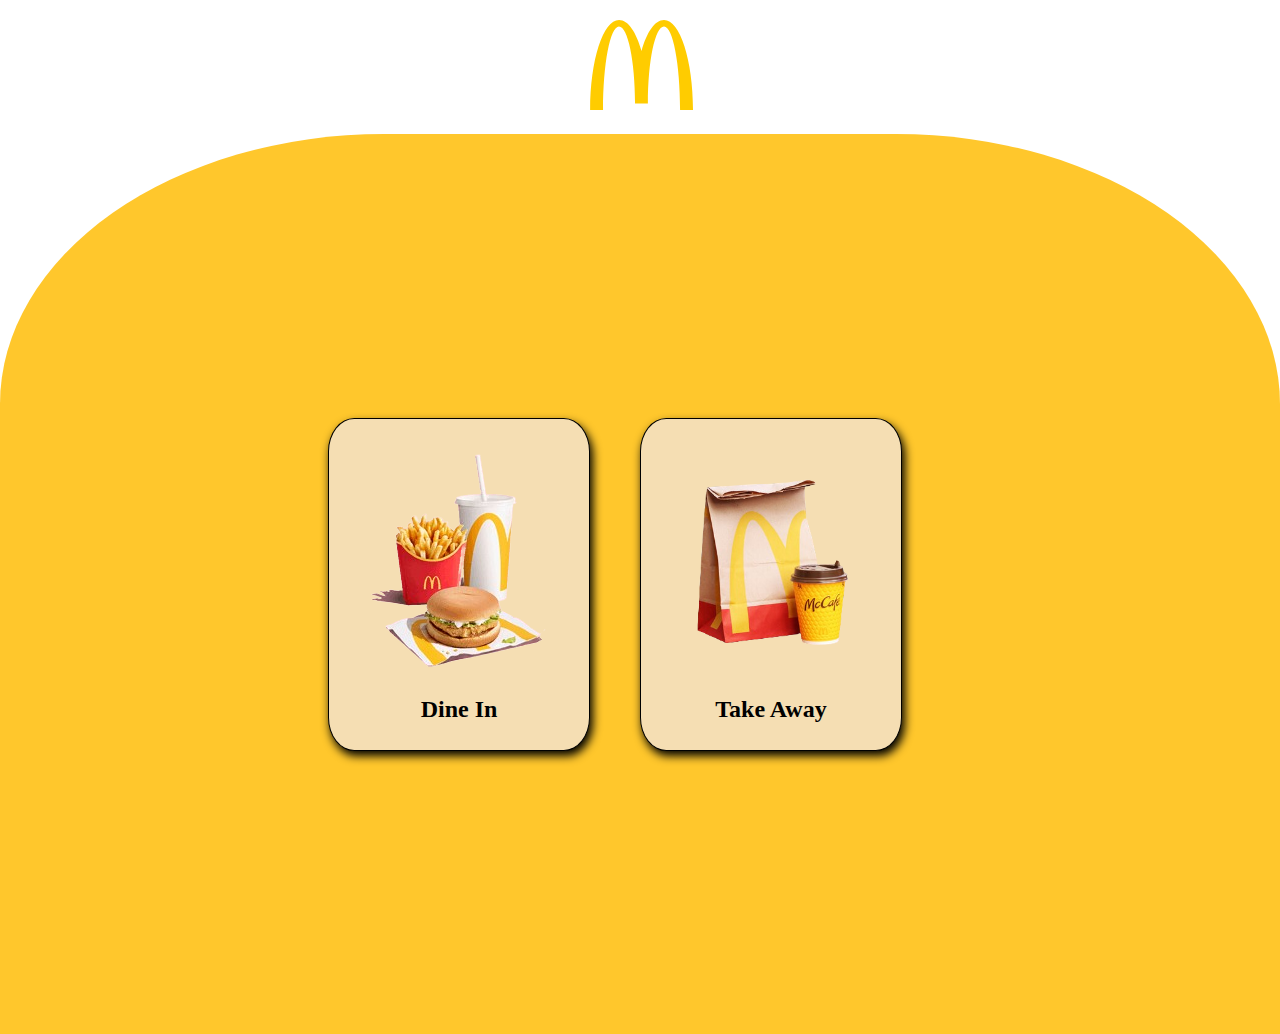
<file: Project/index.html>
<!DOCTYPE html>
<html lang="en">
<head>
    <meta charset="UTF-8">
    <meta name="viewport" content="width=device-width, initial-scale=1.0">
    <title>Mac donalds kiosk</title>
    <link rel="stylesheet" href="style.css">
</head>
<body>
    <div>
        <img src="mcdonalds-logo.svg" alt="logo" id="logo">
    </div>  
    <div class="container" style="background-color:#FFC72C; width: 100%; height: 100vh; border-radius: 30% 30% 0 0;">
        <div class="dinetype">
            <a href="menu.html"><img src="eatin.png" alt="dine in">
                <h2>Dine In</h2></a>
        </div>
        <div class="dinetype">
            <a href="menu.html"><img src="takeout.png" alt="take away" id="takeout">
                <h2>Take Away</h2></a>
        </div>
    </div>
</body>
</html>
</file>
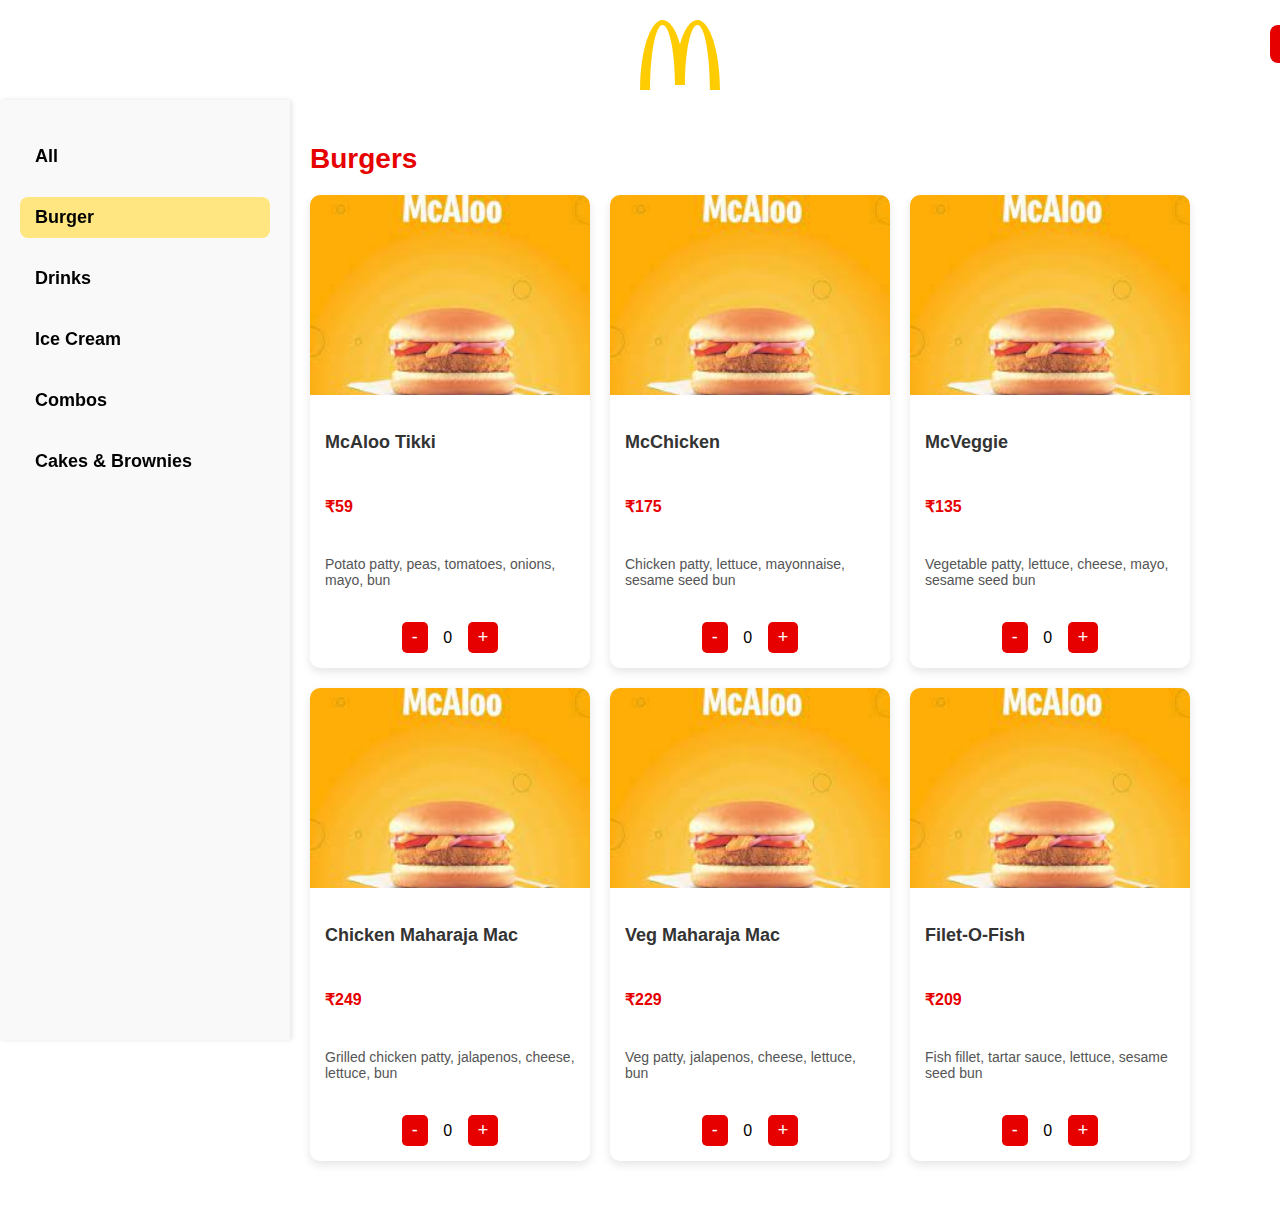
<file: Project/burger.html>
<!DOCTYPE html>
<html lang="en">
<head>
    <meta charset="UTF-8">
    <meta name="viewport" content="width=device-width, initial-scale=1.0">
    <title>McDonald's Menu</title>
    <link rel="stylesheet" href="menu.css">
</head>
<body>
    <div class="main-container">
        <div class="logo">
          <img src="mcdonalds-logo.svg" alt="McDonald's Logo">
          <a href="cart.html" class="cart-button">Cart</a>
        </div>

        <div class="content">
            <div class="sidebar">
                <ul>
                    <li ><a href="menu.html">All</a></li>
                    <li class="active"><a href="burger.html">Burger</a></li>
                    <li ><a href="drinks.html">Drinks</a></li>
                    <li ><a href="icecream.html">Ice Cream</a></li>
                    <li ><a href="combos.html">Combos</a></li>
                    <li ><a href="Cakes.html">Cakes & Brownies</a></li>
                </ul>
            </div>

            <div class="main-content">
                
                <!-- Burgers Section -->
                <div class="section">
                    <h2 class="section-title">Burgers</h2>
                    <div class="container">
                        <!-- McAloo Tikki Burger -->
                        <div class="card">
                            <img src="aloo tiki.jpg" alt="McAloo Tikki">
                            <div class="card-content">
                                <h3>McAloo Tikki</h3>
                                <p class="price">₹59</p>
                                <p>Potato patty, peas, tomatoes, onions, mayo, bun</p>
                                <div class="quantity-controls">
                                    <button class="decrease">-</button>
                                    <span class="quantity">0</span>
                                    <button class="increase">+</button>
                                </div>
                            </div>
                        </div>

                        <!-- McChicken Burger -->
                        <div class="card">
                            <img src="aloo tiki.jpg" alt="McChicken">
                            <div class="card-content">
                                <h3>McChicken</h3>
                                <p class="price">₹175</p>
                                <p>Chicken patty, lettuce, mayonnaise, sesame seed bun</p>
                                <div class="quantity-controls">
                                    <button class="decrease">-</button>
                                    <span class="quantity">0</span>
                                    <button class="increase">+</button>
                                </div>
                            </div>
                        </div>

                        <!-- McVeggie Burger -->
                        <div class="card">
                            <img src="aloo tiki.jpg" alt="McVeggie">
                            <div class="card-content">
                                <h3>McVeggie</h3>
                                <p class="price">₹135</p>
                                <p>Vegetable patty, lettuce, cheese, mayo, sesame seed bun</p>
                                <div class="quantity-controls">
                                    <button class="decrease">-</button>
                                    <span class="quantity">0</span>
                                    <button class="increase">+</button>
                                </div>
                            </div>
                        </div>

                        <!-- Chicken Maharaja Mac -->
                        <div class="card">
                            <img src="aloo tiki.jpg" alt="Chicken Maharaja Mac">
                            <div class="card-content">
                                <h3>Chicken Maharaja Mac</h3>
                                <p class="price">₹249</p>
                                <p>Grilled chicken patty, jalapenos, cheese, lettuce, bun</p>
                                <div class="quantity-controls">
                                    <button class="decrease">-</button>
                                    <span class="quantity">0</span>
                                    <button class="increase">+</button>
                                </div>
                            </div>
                        </div>

                        <!-- Veg Maharaja Mac -->
                        <div class="card">
                            <img src="aloo tiki.jpg" alt="Veg Maharaja Mac">
                            <div class="card-content">
                                <h3>Veg Maharaja Mac</h3>
                                <p class="price">₹229</p>
                                <p>Veg patty, jalapenos, cheese, lettuce, bun</p>
                                <div class="quantity-controls">
                                    <button class="decrease">-</button>
                                    <span class="quantity">0</span>
                                    <button class="increase">+</button>
                                </div>
                            </div>
                        </div>

                        <!-- Filet-O-Fish -->
                        <div class="card">
                            <img src="aloo tiki.jpg" alt="Filet-O-Fish">
                            <div class="card-content">
                                <h3>Filet-O-Fish</h3>
                                <p class="price">₹209</p>
                                <p>Fish fillet, tartar sauce, lettuce, sesame seed bun</p>
                                <div class="quantity-controls">
                                    <button class="decrease">-</button>
                                    <span class="quantity">0</span>
                                    <button class="increase">+</button>
                                </div>
                            </div>
                        </div>
                    </div>
                </div>
            </div>
        </div>
    </div>
    <script src="script.js"></script>
</body>
</html>
</file>
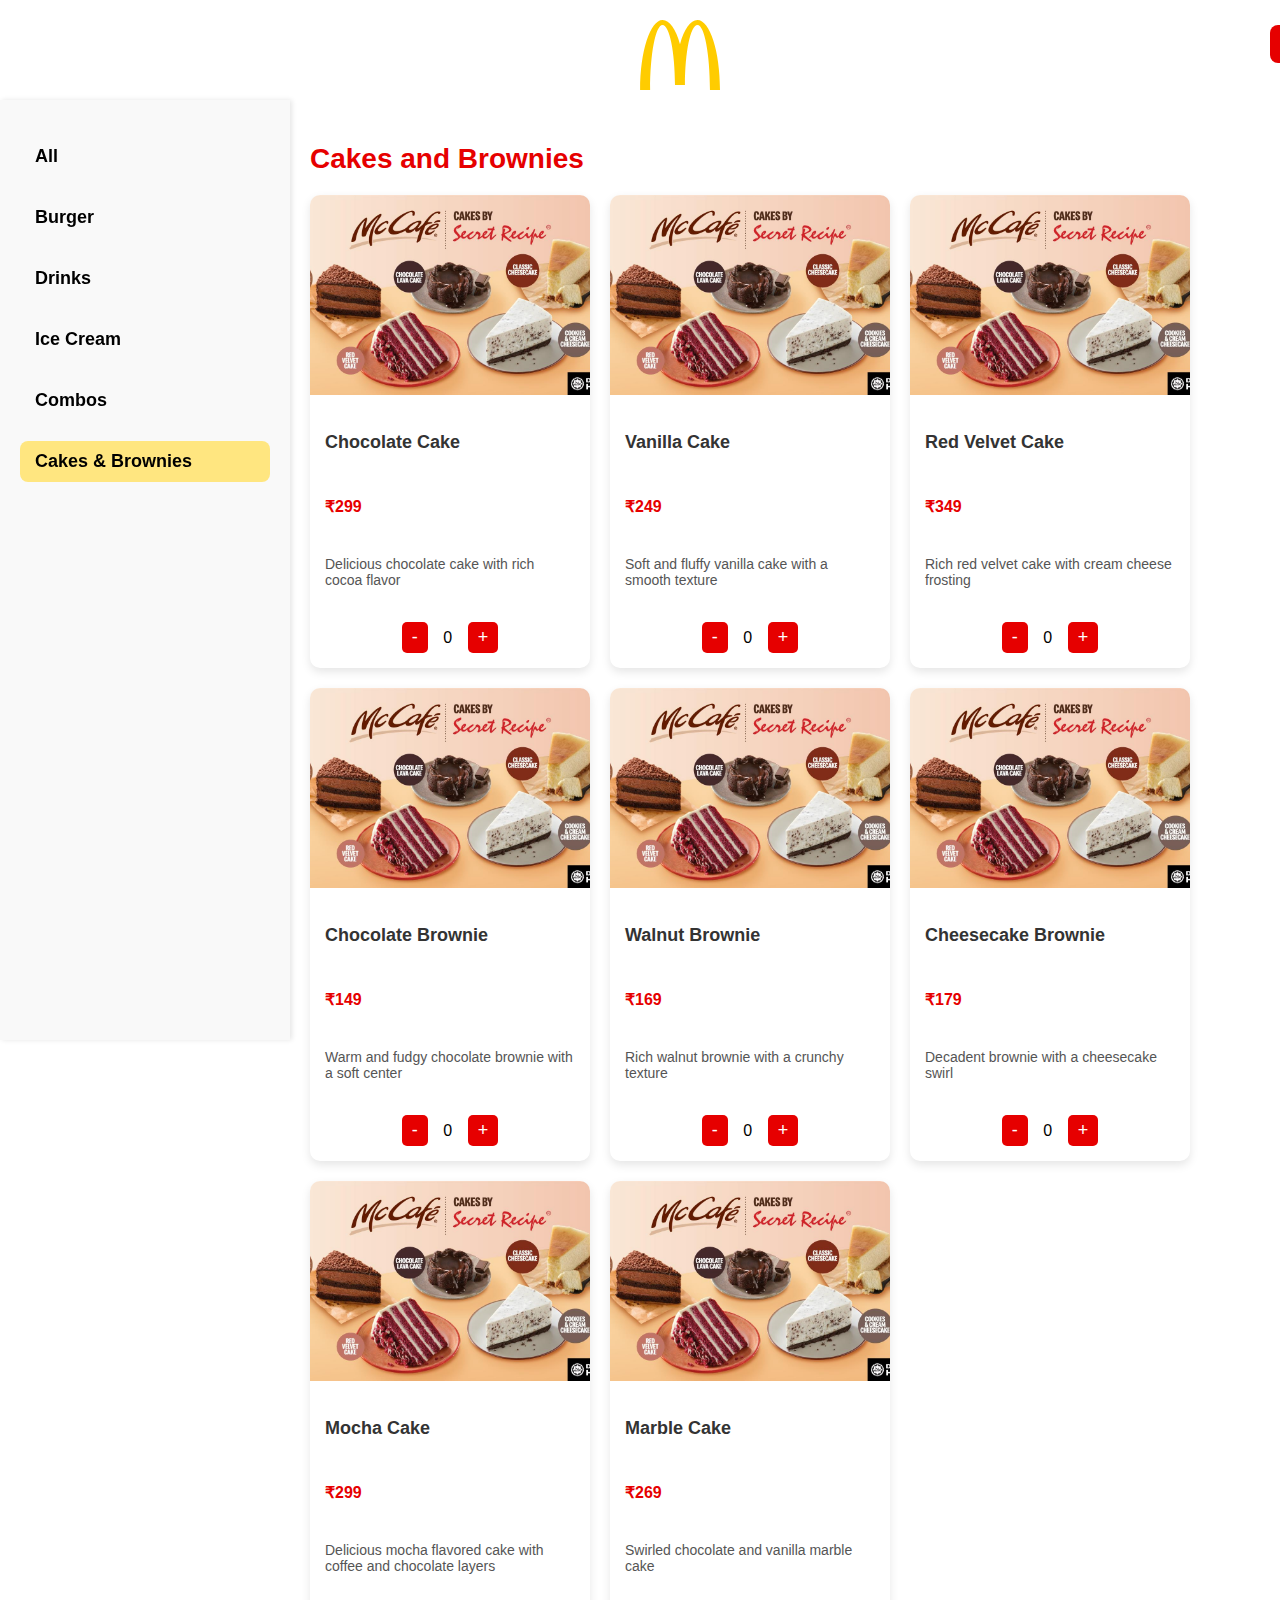
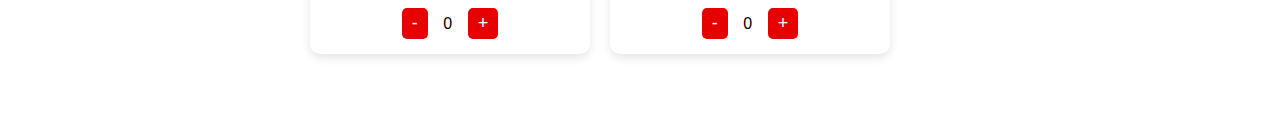
<file: Project/Cakes.html>
<!DOCTYPE html>
<html lang="en">
<head>
    <meta charset="UTF-8">
    <meta name="viewport" content="width=device-width, initial-scale=1.0">
    <title>McDonald's Menu</title>
    <link rel="stylesheet" href="menu.css">
</head>
<body>
    <div class="main-container">
        <header>
            <div class="logo">
                <img src="mcdonalds-logo.svg" alt="McDonald's Logo">
                <a href="cart.html" class="cart-button">Cart</a>
            </div>
        </header> 

        <div class="content">
            <div class="sidebar">
                <ul>
                    <li ><a href="menu.html">All</a></li>
                    <li ><a href="burger.html">Burger</a></li>
                    <li ><a href="drinks.html">Drinks</a></li>
                    <li ><a href="icecream.html">Ice Cream</a></li>
                    <li ><a href="combos.html">Combos</a></li>
                    <li class="active"><a href="Cakes.html">Cakes & Brownies</a></li>
                </ul>
            </div>

            <div class="main-content">
                
                <div class="section">
                    <h2 class="section-title">Cakes and Brownies</h2>
                    <div class="container">
                        <!-- Chocolate Cake -->
                        <div class="card">
                            <img src="cakes.jpg" alt="Chocolate Cake">
                            <div class="card-content">
                                <h3>Chocolate Cake</h3>
                                <p class="price">₹299</p>
                                <p>Delicious chocolate cake with rich cocoa flavor</p>
                                <div class="quantity-controls">
                                    <button class="decrease">-</button>
                                    <span class="quantity">0</span>
                                    <button class="increase">+</button>
                                </div>
                            </div>
                        </div>
                
                        <!-- Vanilla Cake -->
                        <div class="card">
                            <img src="cakes.jpg" alt="Vanilla Cake">
                            <div class="card-content">
                                <h3>Vanilla Cake</h3>
                                <p class="price">₹249</p>
                                <p>Soft and fluffy vanilla cake with a smooth texture</p>
                                <div class="quantity-controls">
                                    <button class="decrease">-</button>
                                    <span class="quantity">0</span>
                                    <button class="increase">+</button>
                                </div>
                            </div>
                        </div>
                
                        <!-- Red Velvet Cake -->
                        <div class="card">
                            <img src="cakes.jpg" alt="Red Velvet Cake">
                            <div class="card-content">
                                <h3>Red Velvet Cake</h3>
                                <p class="price">₹349</p>
                                <p>Rich red velvet cake with cream cheese frosting</p>
                                <div class="quantity-controls">
                                    <button class="decrease">-</button>
                                    <span class="quantity">0</span>
                                    <button class="increase">+</button>
                                </div>
                            </div>
                        </div>
                
                        <!-- Chocolate Brownie -->
                        <div class="card">
                            <img src="cakes.jpg" alt="Chocolate Brownie">
                            <div class="card-content">
                                <h3>Chocolate Brownie</h3>
                                <p class="price">₹149</p>
                                <p>Warm and fudgy chocolate brownie with a soft center</p>
                                <div class="quantity-controls">
                                    <button class="decrease">-</button>
                                    <span class="quantity">0</span>
                                    <button class="increase">+</button>
                                </div>
                            </div>
                        </div>
                
                        <!-- Walnut Brownie -->
                        <div class="card">
                            <img src="cakes.jpg" alt="Walnut Brownie">
                            <div class="card-content">
                                <h3>Walnut Brownie</h3>
                                <p class="price">₹169</p>
                                <p>Rich walnut brownie with a crunchy texture</p>
                                <div class="quantity-controls">
                                    <button class="decrease">-</button>
                                    <span class="quantity">0</span>
                                    <button class="increase">+</button>
                                </div>
                            </div>
                        </div>
                
                        <!-- Cheesecake Brownie -->
                        <div class="card">
                            <img src="cakes.jpg" alt="Cheesecake Brownie">
                            <div class="card-content">
                                <h3>Cheesecake Brownie</h3>
                                <p class="price">₹179</p>
                                <p>Decadent brownie with a cheesecake swirl</p>
                                <div class="quantity-controls">
                                    <button class="decrease">-</button>
                                    <span class="quantity">0</span>
                                    <button class="increase">+</button>
                                </div>
                            </div>
                        </div>
                
                        <!-- Mocha Cake -->
                        <div class="card">
                            <img src="cakes.jpg" alt="Mocha Cake">
                            <div class="card-content">
                                <h3>Mocha Cake</h3>
                                <p class="price">₹299</p>
                                <p>Delicious mocha flavored cake with coffee and chocolate layers</p>
                                <div class="quantity-controls">
                                    <button class="decrease">-</button>
                                    <span class="quantity">0</span>
                                    <button class="increase">+</button>
                                </div>
                            </div>
                        </div>
                
                        <!-- Marble Cake -->
                        <div class="card">
                            <img src="cakes.jpg" alt="Marble Cake">
                            <div class="card-content">
                                <h3>Marble Cake</h3>
                                <p class="price">₹269</p>
                                <p>Swirled chocolate and vanilla marble cake</p>
                                <div class="quantity-controls">
                                    <button class="decrease">-</button>
                                    <span class="quantity">0</span>
                                    <button class="increase">+</button>
                                </div>
                            </div>
                        </div>
                    </div>
                </div>
            </div>
        </div>
    </div>
    <script src="script.js"></script>
</body>
</html>
</file>
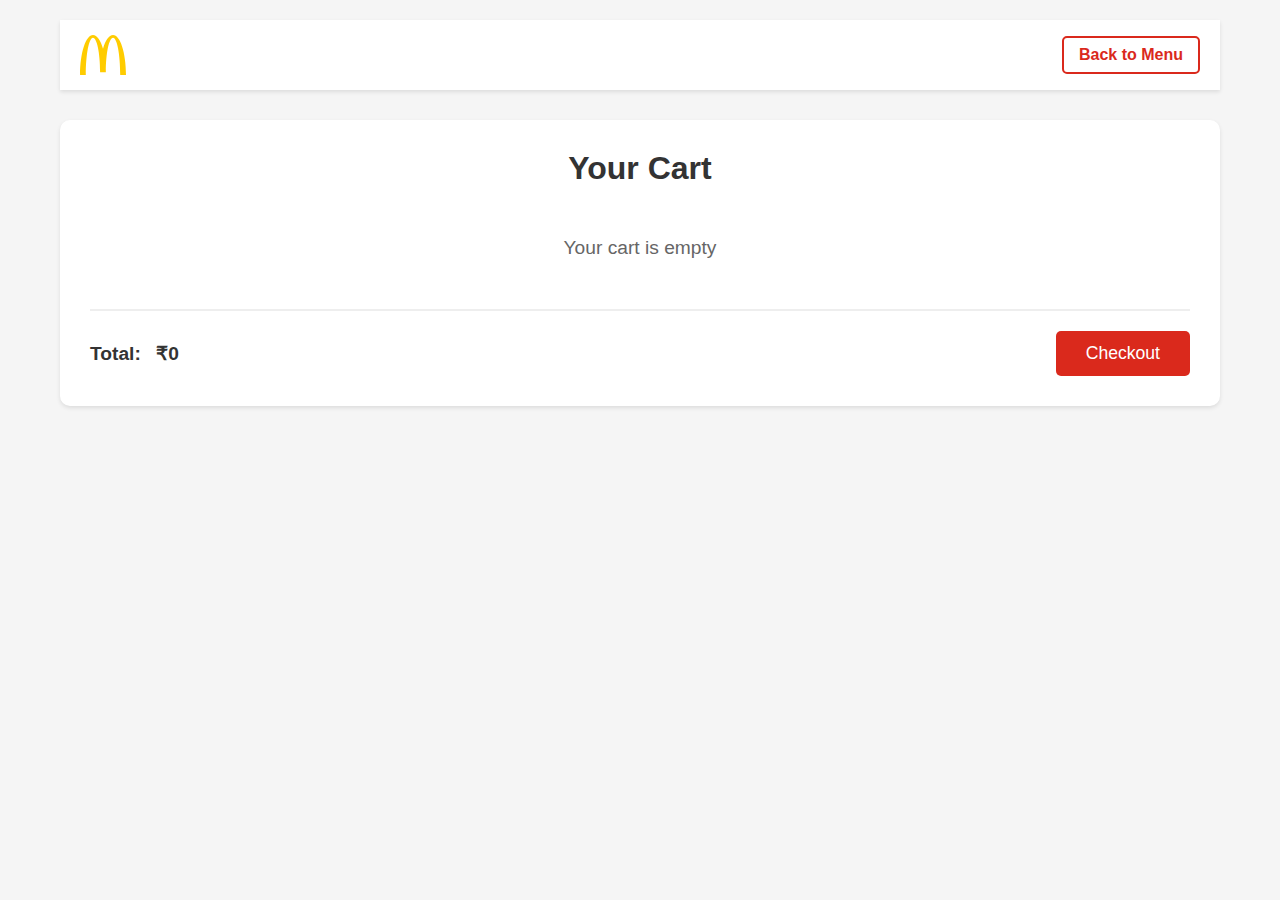
<file: Project/cart.html>
<!DOCTYPE html>
<html lang="en">
<head>
    <meta charset="UTF-8">
    <meta name="viewport" content="width=device-width, initial-scale=1.0">
    <title>McDonald's Cart</title>
    <link rel="stylesheet" href="cart.css">
</head>
<body>
    <div class="main-container">
        <header>
            <div class="logo">
                <img src="mcdonalds-logo.svg" alt="McDonald's Logo">
                <a href="menu.html" class="back-button">Back to Menu</a>
            </div>
        </header>

        <div class="cart-container">
            <h1>Your Cart</h1>
            <div id="cart-items"></div>
            <div class="cart-summary">
                <div class="total">
                    <span>Total:</span>
                    <span id="total-amount">₹0</span>
                </div>
                <button id="checkout-button" class="checkout-button">Checkout</button>
            </div>
        </div>
    </div>

    <script>
        let cart = {};

        let cartString = localStorage.getItem('cart');
        if (cartString) {
            let items = cartString.split(';');
            for (let i = 0; i < items.length; i++) {
                if (items[i]) {
                    let parts = items[i].split('|');
                    let quantity = Number(parts[1]);
                    if (!isNaN(quantity)) {
                        cart[parts[0]] = {
                            quantity: quantity,
                            price: parts[2]
                        };
                    }
                }
            }
        }

        let cartItemsContainer = document.getElementById('cart-items');
        let totalAmountElement = document.getElementById('total-amount');
        let totalAmount = 0;

        let itemCount = 0;
        for (let item in cart) {
            itemCount = itemCount + 1;
        }

        if (itemCount === 0) {
            cartItemsContainer.innerHTML = '<p class="empty-cart">Your cart is empty</p>';
        } else {
            for (let itemName in cart) {
                let item = cart[itemName];
                
                let price = Number(item.price.replace('₹', ''));
                if (isNaN(price)) {
                    price = 0;
                }
                let itemTotal = price * item.quantity;
                totalAmount = totalAmount + itemTotal;

                let itemElement = document.createElement('div');
                itemElement.className = 'cart-item';
                
                itemElement.innerHTML =
                    '<div class="item-details">' +
                        '<h3>' + itemName + '</h3>' +
                        '<p>Price: ' + item.price + '</p>' +
                    '</div>' +
                    '<div class="item-quantity">' +
                        '<span>Quantity: ' + item.quantity + '</span>' +
                    '</div>' +
                    '<div class="item-total">' +
                        '<span>Total: ₹' + itemTotal + '</span>' +
                    '</div>' +
                    '<button onclick="removeItem(\'' + itemName + '\')" class="remove-item">Remove</button>';
                
                cartItemsContainer.appendChild(itemElement);
            }
        }

        totalAmountElement.textContent = '₹' + totalAmount;

        function removeItem(itemName) {
            delete cart[itemName];
            
            let cartString = '';
            for (let name in cart) {
                let quantity = Number(cart[name].quantity);
                if (!isNaN(quantity)) {
                    cartString += name + '|' + quantity + '|' + cart[name].price + ';';
                }
            }
            localStorage.setItem('cart', cartString);
            
            location.reload();
        }

        document.getElementById('checkout-button').onclick = function() {
            if (itemCount === 0) {
                alert('Your cart is empty!');
                return;
            }
            
            alert('Thank you for your order!');
            
            localStorage.removeItem('cart');
            
            window.location.href = 'menu.html';
        };
    </script>
</body>
</html>
</file>
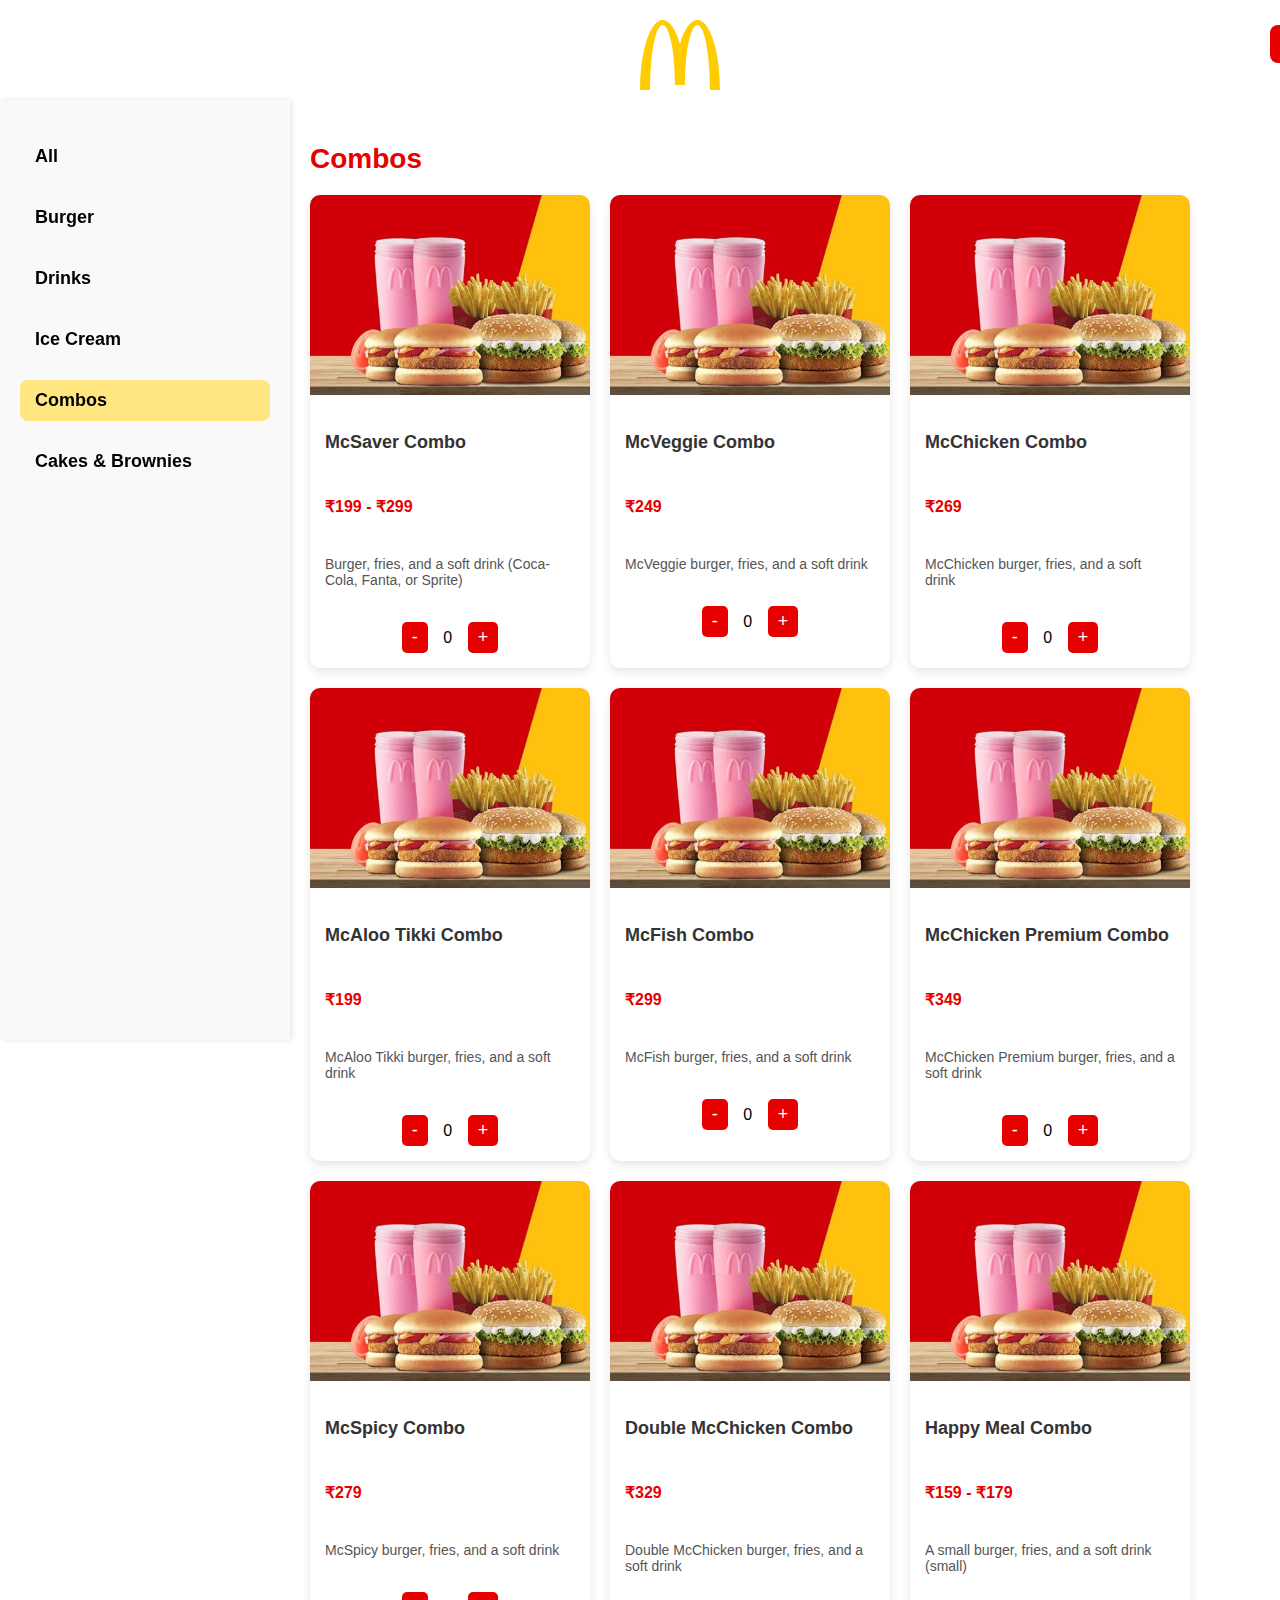
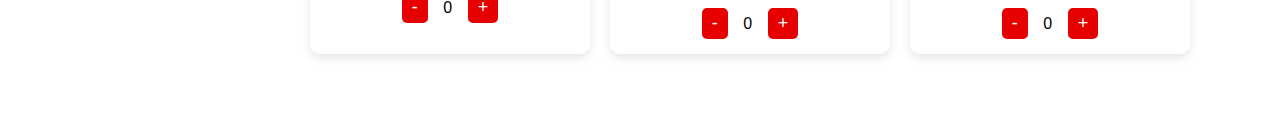
<file: Project/combos.html>
<!DOCTYPE html>
<html lang="en">
<head>
    <meta charset="UTF-8">
    <meta name="viewport" content="width=device-width, initial-scale=1.0">
    <title>McDonald's Menu</title>
    <link rel="stylesheet" href="menu.css">
</head>
<body>
    <div class="main-container">
        <header>
            <div class="logo">
                <img src="mcdonalds-logo.svg" alt="McDonald's Logo">
                <a href="cart.html" class="cart-button">Cart</a>
            </div>
        </header> 

        <div class="content">
            <div class="sidebar">
                <ul>
                    <li ><a href="menu.html">All</a></li>
                    <li ><a href="burger.html">Burger</a></li>
                    <li ><a href="drinks.html">Drinks</a></li>
                    <li ><a href="icecream.html">Ice Cream</a></li>
                    <li class="active"><a href="combos.html">Combos</a></li>
                    <li ><a href="Cakes.html">Cakes & Brownies</a></li>
                </ul>
            </div>

            <div class="main-content">
                <div class="section">
                    <h2 class="section-title">Combos</h2>
                    <div class="container">
                        <!-- McSaver Combo -->
                        <div class="card">
                            <img src="combo.jpg" alt="McSaver Combo">
                            <div class="card-content">
                                <h3>McSaver Combo</h3>
                                <p class="price">₹199 - ₹299</p>
                                <p>Burger, fries, and a soft drink (Coca-Cola, Fanta, or Sprite)</p>
                                <div class="quantity-controls">
                                    <button class="decrease">-</button>
                                    <span class="quantity">0</span>
                                    <button class="increase">+</button>
                                </div>
                            </div>
                        </div>
                
                        <!-- McVeggie Combo -->
                        <div class="card">
                            <img src="combo.jpg" alt="McVeggie Combo">
                            <div class="card-content">
                                <h3>McVeggie Combo</h3>
                                <p class="price">₹249</p>
                                <p>McVeggie burger, fries, and a soft drink</p>
                                <div class="quantity-controls">
                                    <button class="decrease">-</button>
                                    <span class="quantity">0</span>
                                    <button class="increase">+</button>
                                </div>
                            </div>
                        </div>
                
                        <!-- McChicken Combo -->
                        <div class="card">
                            <img src="combo.jpg" alt="McChicken Combo">
                            <div class="card-content">
                                <h3>McChicken Combo</h3>
                                <p class="price">₹269</p>
                                <p>McChicken burger, fries, and a soft drink</p>
                                <div class="quantity-controls">
                                    <button class="decrease">-</button>
                                    <span class="quantity">0</span>
                                    <button class="increase">+</button>
                                </div>
                            </div>
                        </div>
                
                        <!-- McAloo Tikki Combo -->
                        <div class="card">
                            <img src="combo.jpg" alt="McAloo Tikki Combo">
                            <div class="card-content">
                                <h3>McAloo Tikki Combo</h3>
                                <p class="price">₹199</p>
                                <p>McAloo Tikki burger, fries, and a soft drink</p>
                                <div class="quantity-controls">
                                    <button class="decrease">-</button>
                                    <span class="quantity">0</span>
                                    <button class="increase">+</button>
                                </div>
                            </div>
                        </div>
                
                        <!-- McFish Combo -->
                        <div class="card">
                            <img src="combo.jpg" alt="McFish Combo">
                            <div class="card-content">
                                <h3>McFish Combo</h3>
                                <p class="price">₹299</p>
                                <p>McFish burger, fries, and a soft drink</p>
                                <div class="quantity-controls">
                                    <button class="decrease">-</button>
                                    <span class="quantity">0</span>
                                    <button class="increase">+</button>
                                </div>
                            </div>
                        </div>
                
                        <!-- McChicken Premium Combo -->
                        <div class="card">
                            <img src="combo.jpg" alt="McChicken Premium Combo">
                            <div class="card-content">
                                <h3>McChicken Premium Combo</h3>
                                <p class="price">₹349</p>
                                <p>McChicken Premium burger, fries, and a soft drink</p>
                                <div class="quantity-controls">
                                    <button class="decrease">-</button>
                                    <span class="quantity">0</span>
                                    <button class="increase">+</button>
                                </div>
                            </div>
                        </div>
                
                        <!-- McSpicy Combo -->
                        <div class="card">
                            <img src="combo.jpg" alt="McSpicy Combo">
                            <div class="card-content">
                                <h3>McSpicy Combo</h3>
                                <p class="price">₹279</p>
                                <p>McSpicy burger, fries, and a soft drink</p>
                                <div class="quantity-controls">
                                    <button class="decrease">-</button>
                                    <span class="quantity">0</span>
                                    <button class="increase">+</button>
                                </div>
                            </div>
                        </div>
                
                        <!-- Double McChicken Combo -->
                        <div class="card">
                            <img src="combo.jpg" alt="Double McChicken Combo">
                            <div class="card-content">
                                <h3>Double McChicken Combo</h3>
                                <p class="price">₹329</p>
                                <p>Double McChicken burger, fries, and a soft drink</p>
                                <div class="quantity-controls">
                                    <button class="decrease">-</button>
                                    <span class="quantity">0</span>
                                    <button class="increase">+</button>
                                </div>
                            </div>
                        </div>
                
                        <!-- Happy Meal Combo -->
                        <div class="card">
                            <img src="combo.jpg" alt="Happy Meal Combo">
                            <div class="card-content">
                                <h3>Happy Meal Combo</h3>
                                <p class="price">₹159 - ₹179</p>
                                <p>A small burger, fries, and a soft drink (small)</p>
                                <div class="quantity-controls">
                                    <button class="decrease">-</button>
                                    <span class="quantity">0</span>
                                    <button class="increase">+</button>
                                </div>
                            </div>
                        </div>
                    </div>
                </div>
            </div>
        </div>
    </div>
    <script src="script.js"></script>
</body>
</html>
</file>
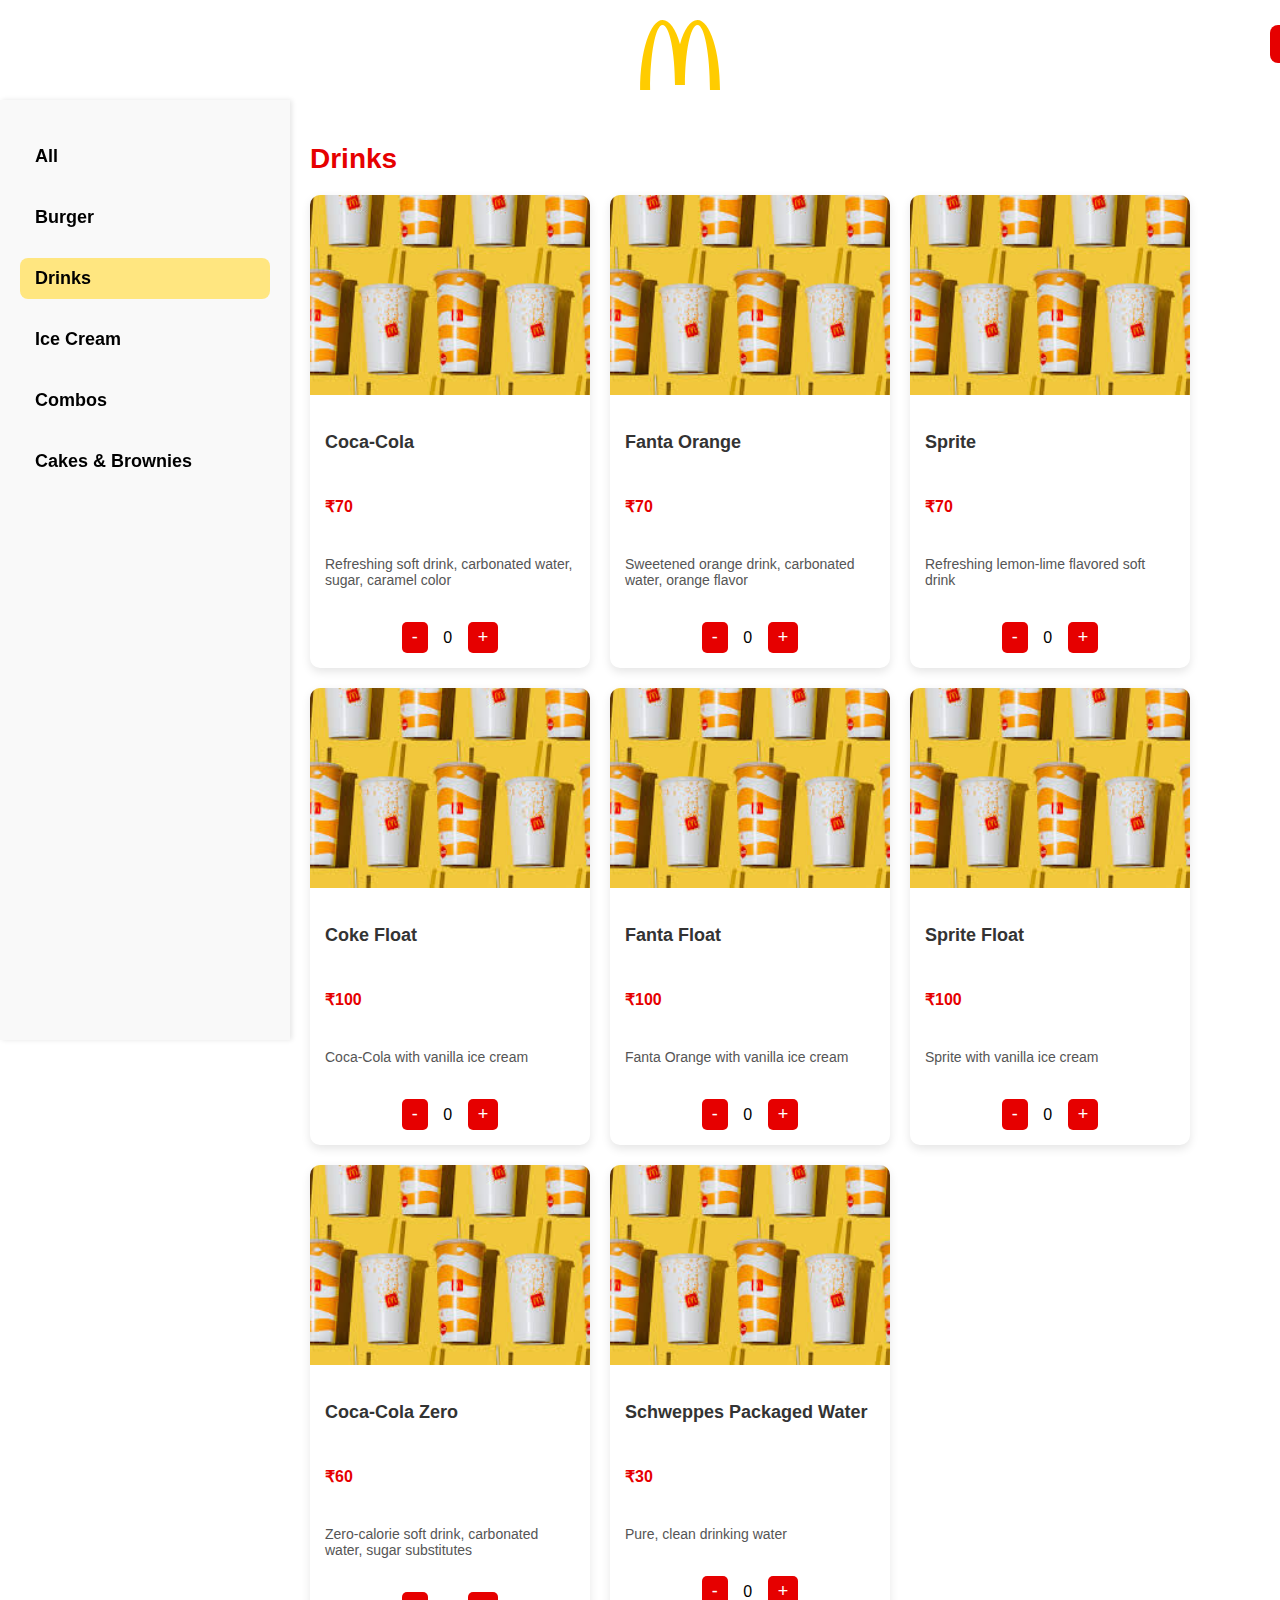
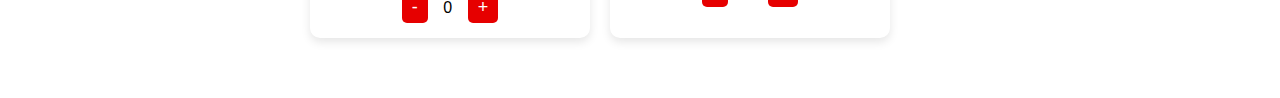
<file: Project/drinks.html>
<!DOCTYPE html>
<html lang="en">
<head>
    <meta charset="UTF-8">
    <meta name="viewport" content="width=device-width, initial-scale=1.0">
    <title>McDonald's Menu</title>
    <link rel="stylesheet" href="menu.css">
</head>
<body>
    <div class="main-container">
        <header>
            <div class="logo">
                <img src="mcdonalds-logo.svg" alt="McDonald's Logo">
                <a href="cart.html" class="cart-button">Cart</a>
            </div>
        </header> 

        <div class="content">
            <div class="sidebar">
                <ul>
                    <li ><a href="menu.html">All</a></li>
                    <li ><a href="burger.html">Burger</a></li>
                    <li class="active"><a href="drinks.html">Drinks</a></li>
                    <li ><a href="icecream.html">Ice Cream</a></li>
                    <li ><a href="combos.html">Combos</a></li>
                    <li ><a href="Cakes.html">Cakes & Brownies</a></li>
                </ul>
            </div>

            <div class="main-content">
                <!-- Drinks Section -->
                <div class="section">
                    <h2 class="section-title">Drinks</h2>
                    <div class="container">
                        <!-- Coca-Cola (One Size) -->
                        <div class="card">
                            <img src="drink.jpg" alt="Coca-Cola">
                            <div class="card-content">
                                <h3>Coca-Cola</h3>
                                <p class="price">₹70</p>
                                <p>Refreshing soft drink, carbonated water, sugar, caramel color</p>
                                <div class="quantity-controls">
                                    <button class="decrease">-</button>
                                    <span class="quantity">0</span>
                                    <button class="increase">+</button>
                                </div>
                            </div>
                        </div>

                        <!-- Fanta Orange (One Size) -->
                        <div class="card">
                            <img src="drink.jpg" alt="Fanta Orange">
                            <div class="card-content">
                                <h3>Fanta Orange</h3>
                                <p class="price">₹70</p>
                                <p>Sweetened orange drink, carbonated water, orange flavor</p>
                                <div class="quantity-controls">
                                    <button class="decrease">-</button>
                                    <span class="quantity">0</span>
                                    <button class="increase">+</button>
                                </div>
                            </div>
                        </div>

                        <!-- Sprite (One Size) -->
                        <div class="card">
                            <img src="drink.jpg" alt="Sprite">
                            <div class="card-content">
                                <h3>Sprite</h3>
                                <p class="price">₹70</p>
                                <p>Refreshing lemon-lime flavored soft drink</p>
                                <div class="quantity-controls">
                                    <button class="decrease">-</button>
                                    <span class="quantity">0</span>
                                    <button class="increase">+</button>
                                </div>
                            </div>
                        </div>

                        <!-- Coke Float -->
                        <div class="card">
                            <img src="drink.jpg" alt="Coke Float">
                            <div class="card-content">
                                <h3>Coke Float</h3>
                                <p class="price">₹100</p>
                                <p>Coca-Cola with vanilla ice cream</p>
                                <div class="quantity-controls">
                                    <button class="decrease">-</button>
                                    <span class="quantity">0</span>
                                    <button class="increase">+</button>
                                </div>
                            </div>
                        </div>

                        <!-- Fanta Float -->
                        <div class="card">
                            <img src="drink.jpg" alt="Fanta Float">
                            <div class="card-content">
                                <h3>Fanta Float</h3>
                                <p class="price">₹100</p>
                                <p>Fanta Orange with vanilla ice cream</p>
                                <div class="quantity-controls">
                                    <button class="decrease">-</button>
                                    <span class="quantity">0</span>
                                    <button class="increase">+</button>
                                </div>
                            </div>
                        </div>

                        <!-- Sprite Float -->
                        <div class="card">
                            <img src="drink.jpg" alt="Sprite Float">
                            <div class="card-content">
                                <h3>Sprite Float</h3>
                                <p class="price">₹100</p>
                                <p>Sprite with vanilla ice cream</p>
                                <div class="quantity-controls">
                                    <button class="decrease">-</button>
                                    <span class="quantity">0</span>
                                    <button class="increase">+</button>
                                </div>
                            </div>
                        </div>

                        <!-- Coca-Cola Zero Can -->
                        <div class="card">
                            <img src="drink.jpg" alt="Coca-Cola Zero">
                            <div class="card-content">
                                <h3>Coca-Cola Zero</h3>
                                <p class="price">₹60</p>
                                <p>Zero-calorie soft drink, carbonated water, sugar substitutes</p>
                                <div class="quantity-controls">
                                    <button class="decrease">-</button>
                                    <span class="quantity">0</span>
                                    <button class="increase">+</button>
                                </div>
                            </div>
                        </div>

                        <!-- Schweppes Packaged Water -->
                        <div class="card">
                            <img src="drink.jpg" alt="Schweppes Packaged Water">
                            <div class="card-content">
                                <h3>Schweppes Packaged Water</h3>
                                <p class="price">₹30</p>
                                <p>Pure, clean drinking water</p>
                                <div class="quantity-controls">
                                    <button class="decrease">-</button>
                                    <span class="quantity">0</span>
                                    <button class="increase">+</button>
                                </div>
                            </div>
                        </div>
                    </div>
                </div>
            </div>
        </div>
    </div>
    <script src="script.js"></script>
</body>
</html>
</file>
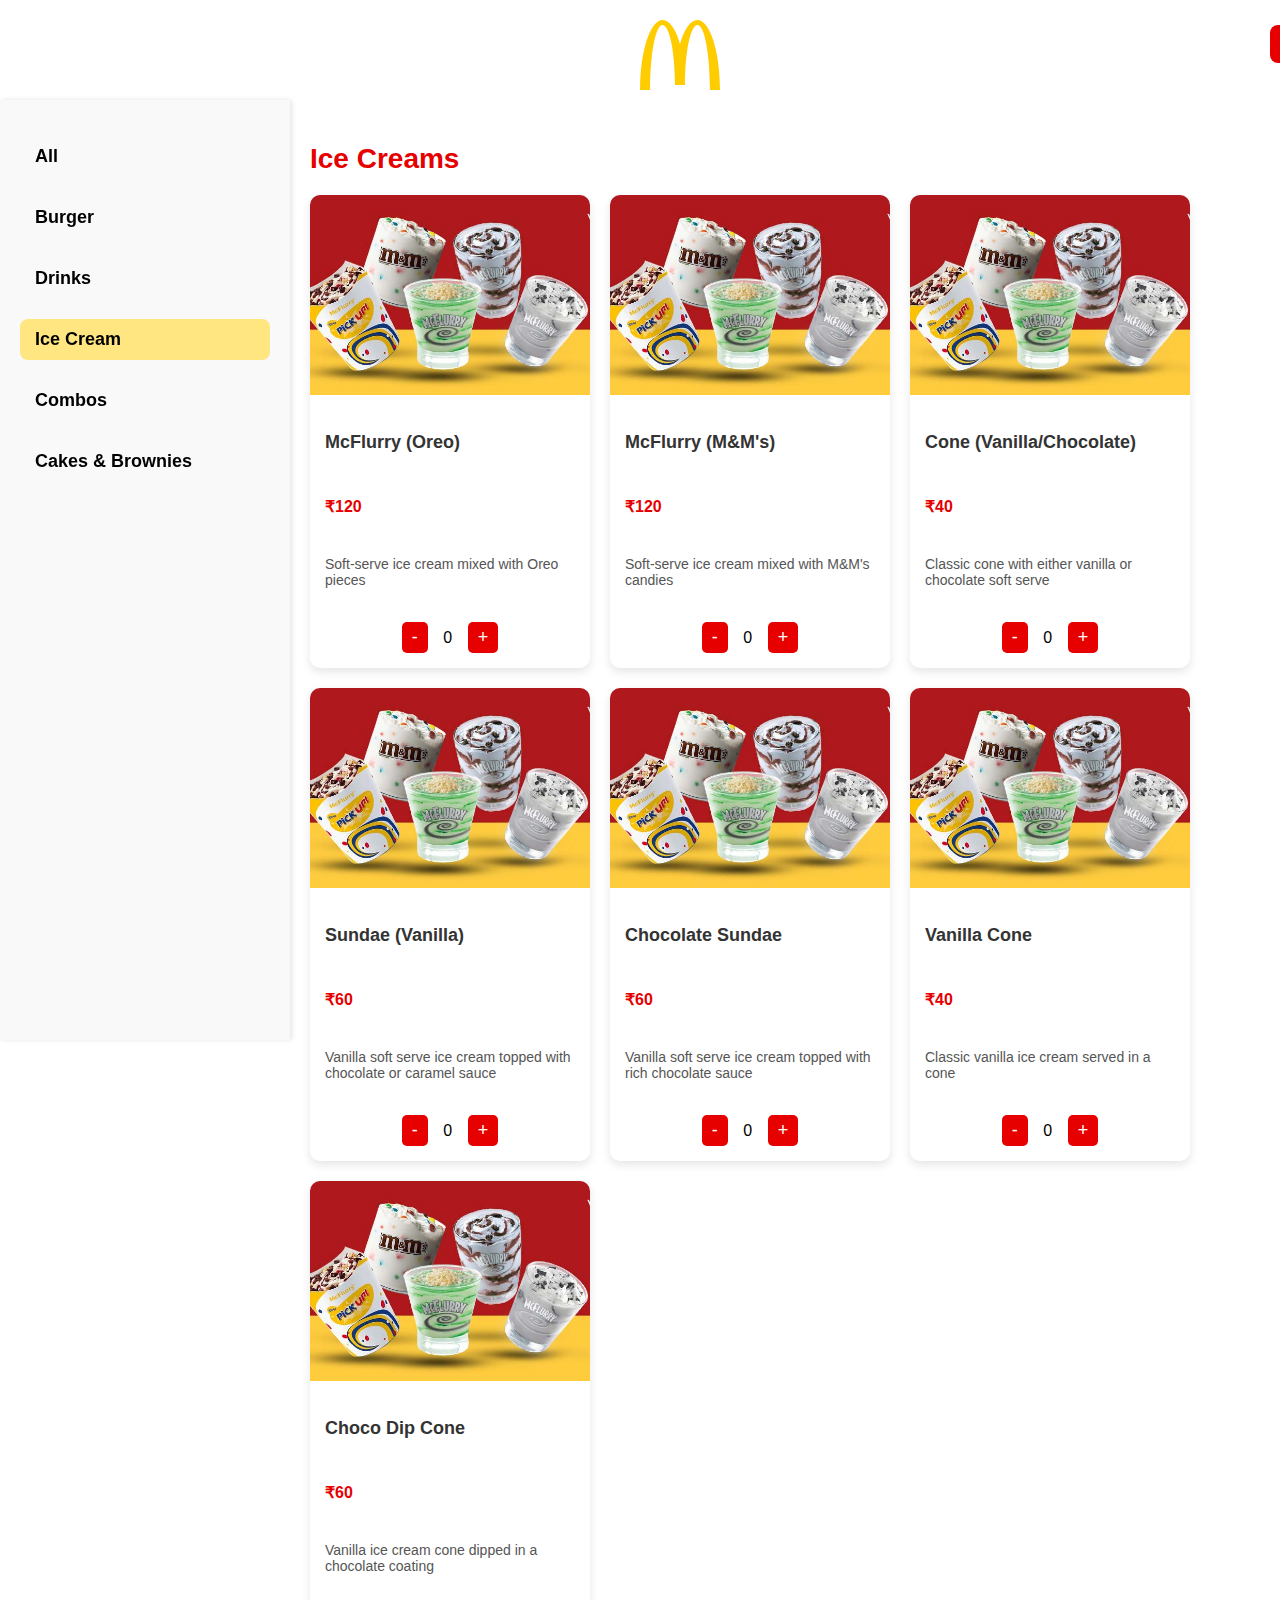
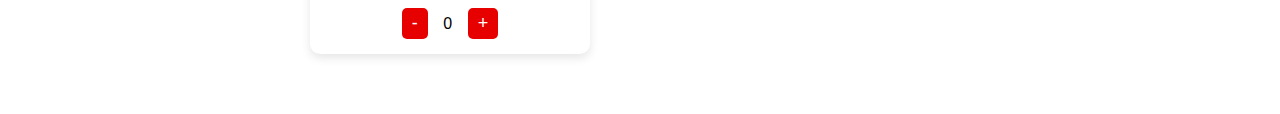
<file: Project/icecream.html>
<!DOCTYPE html>
<html lang="en">
<head>
    <meta charset="UTF-8">
    <meta name="viewport" content="width=device-width, initial-scale=1.0">
    <title>McDonald's Menu</title>
    <link rel="stylesheet" href="menu.css">
</head>
<body>
    <div class="main-container">
        <header>
            <div class="logo">
                <img src="mcdonalds-logo.svg" alt="McDonald's Logo">
                <a href="cart.html" class="cart-button">Cart</a>
            </div>
        </header> 

        <div class="content">
            <div class="sidebar">
                <ul>
                    <li ><a href="menu.html">All</a></li>
                    <li ><a href="burger.html">Burger</a></li>
                    <li ><a href="drinks.html">Drinks</a></li>
                    <li class="active"><a href="icecream.html">Ice Cream</a></li>
                    <li ><a href="combos.html">Combos</a></li>
                    <li ><a href="Cakes.html">Cakes & Brownies</a></li>
                </ul>
            </div>

            <div class="main-content">
                                <!-- Ice cream Section -->
                                <div class="section">
                                    <h2 class="section-title">Ice Creams</h2>
                                    <div class="container">
                                        <!-- McFlurry Oreo -->
                                        <div class="card">
                                            <img src="icecream.jpg" alt="McFlurry Oreo">
                                            <div class="card-content">
                                                <h3>McFlurry (Oreo)</h3>
                                                <p class="price">₹120</p>
                                                <p>Soft-serve ice cream mixed with Oreo pieces</p>
                                                <div class="quantity-controls">
                                                    <button class="decrease">-</button>
                                                    <span class="quantity">0</span>
                                                    <button class="increase">+</button>
                                                </div>
                                            </div>
                                        </div>
                                    
                                        <!-- McFlurry M&M's -->
                                        <div class="card">
                                            <img src="icecream.jpg" alt="McFlurry M&M's">
                                            <div class="card-content">
                                                <h3>McFlurry (M&M's)</h3>
                                                <p class="price">₹120</p>
                                                <p>Soft-serve ice cream mixed with M&M's candies</p>
                                                <div class="quantity-controls">
                                                    <button class="decrease">-</button>
                                                    <span class="quantity">0</span>
                                                    <button class="increase">+</button>
                                                </div>
                                            </div>
                                        </div>
                                    
                                        <!-- Cone (Vanilla/Chocolate) -->
                                        <div class="card">
                                            <img src="icecream.jpg" alt="Vanilla Cone">
                                            <div class="card-content">
                                                <h3>Cone (Vanilla/Chocolate)</h3>
                                                <p class="price">₹40</p>
                                                <p>Classic cone with either vanilla or chocolate soft serve</p>
                                                <div class="quantity-controls">
                                                    <button class="decrease">-</button>
                                                    <span class="quantity">0</span>
                                                    <button class="increase">+</button>
                                                </div>
                                            </div>
                                        </div>
                                    
                                        <!-- Sundae (Vanilla) -->
                                        <div class="card">
                                            <img src="icecream.jpg" alt="Vanilla Sundae">
                                            <div class="card-content">
                                                <h3>Sundae (Vanilla)</h3>
                                                <p class="price">₹60</p>
                                                <p>Vanilla soft serve ice cream topped with chocolate or caramel sauce</p>
                                                <div class="quantity-controls">
                                                    <button class="decrease">-</button>
                                                    <span class="quantity">0</span>
                                                    <button class="increase">+</button>
                                                </div>
                                            </div>
                                        </div>
                                    
                                        <!-- Chocolate Sundae -->
                                        <div class="card">
                                            <img src="icecream.jpg" alt="Chocolate Sundae">
                                            <div class="card-content">
                                                <h3>Chocolate Sundae</h3>
                                                <p class="price">₹60</p>
                                                <p>Vanilla soft serve ice cream topped with rich chocolate sauce</p>
                                                <div class="quantity-controls">
                                                    <button class="decrease">-</button>
                                                    <span class="quantity">0</span>
                                                    <button class="increase">+</button>
                                                </div>
                                            </div>
                                        </div>
                                    
                                        <!-- Vanilla Cone -->
                                        <div class="card">
                                            <img src="icecream.jpg" alt="Vanilla Cone">
                                            <div class="card-content">
                                                <h3>Vanilla Cone</h3>
                                                <p class="price">₹40</p>
                                                <p>Classic vanilla ice cream served in a cone</p>
                                                <div class="quantity-controls">
                                                    <button class="decrease">-</button>
                                                    <span class="quantity">0</span>
                                                    <button class="increase">+</button>
                                                </div>
                                            </div>
                                        </div>
                                    
                                        <!-- Choco Dip Cone -->
                                        <div class="card">
                                            <img src="icecream.jpg" alt="Choco Dip Cone">
                                            <div class="card-content">
                                                <h3>Choco Dip Cone</h3>
                                                <p class="price">₹60</p>
                                                <p>Vanilla ice cream cone dipped in a chocolate coating</p>
                                                <div class="quantity-controls">
                                                    <button class="decrease">-</button>
                                                    <span class="quantity">0</span>
                                                    <button class="increase">+</button>
                                                </div>
                                            </div>
                                        </div>
                                    </div>                    
                                </div>
            </div>
        </div>
    </div>
    <script src="script.js"></script>
</body>
</html>
</file>
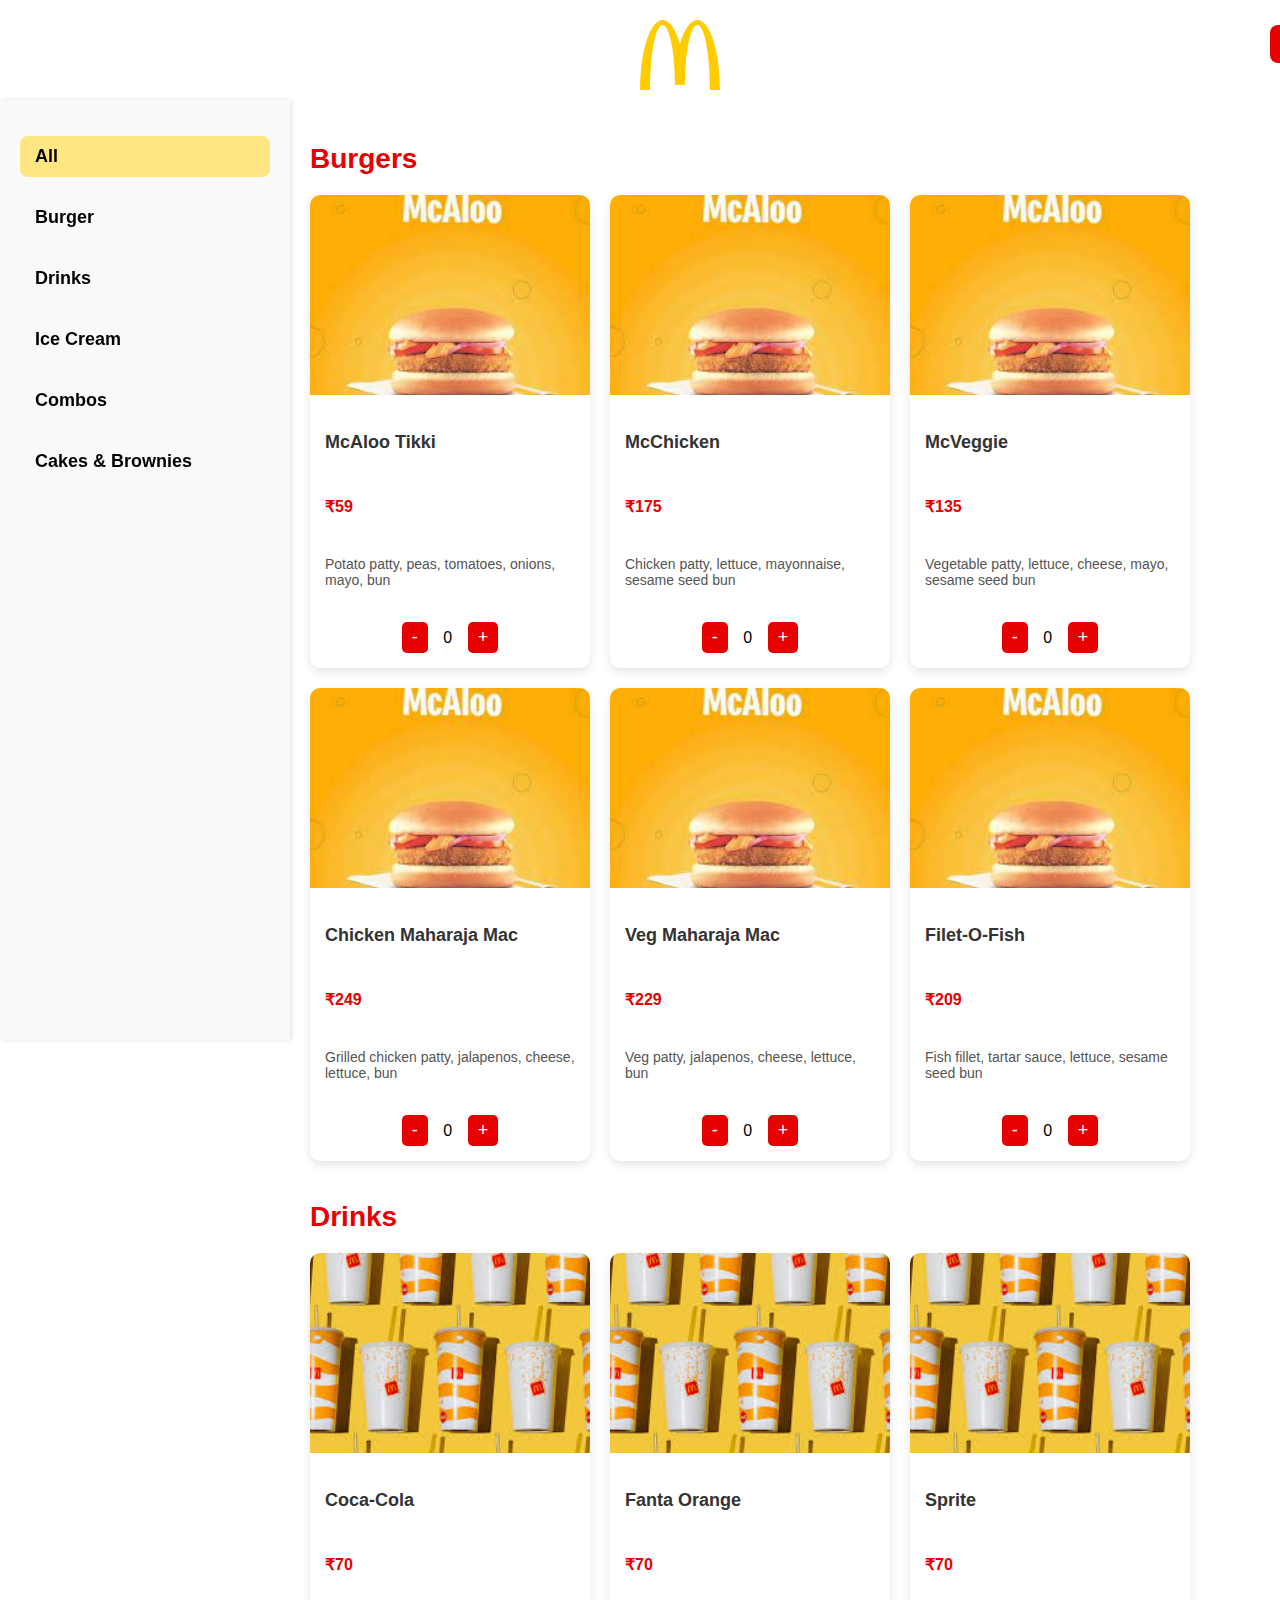
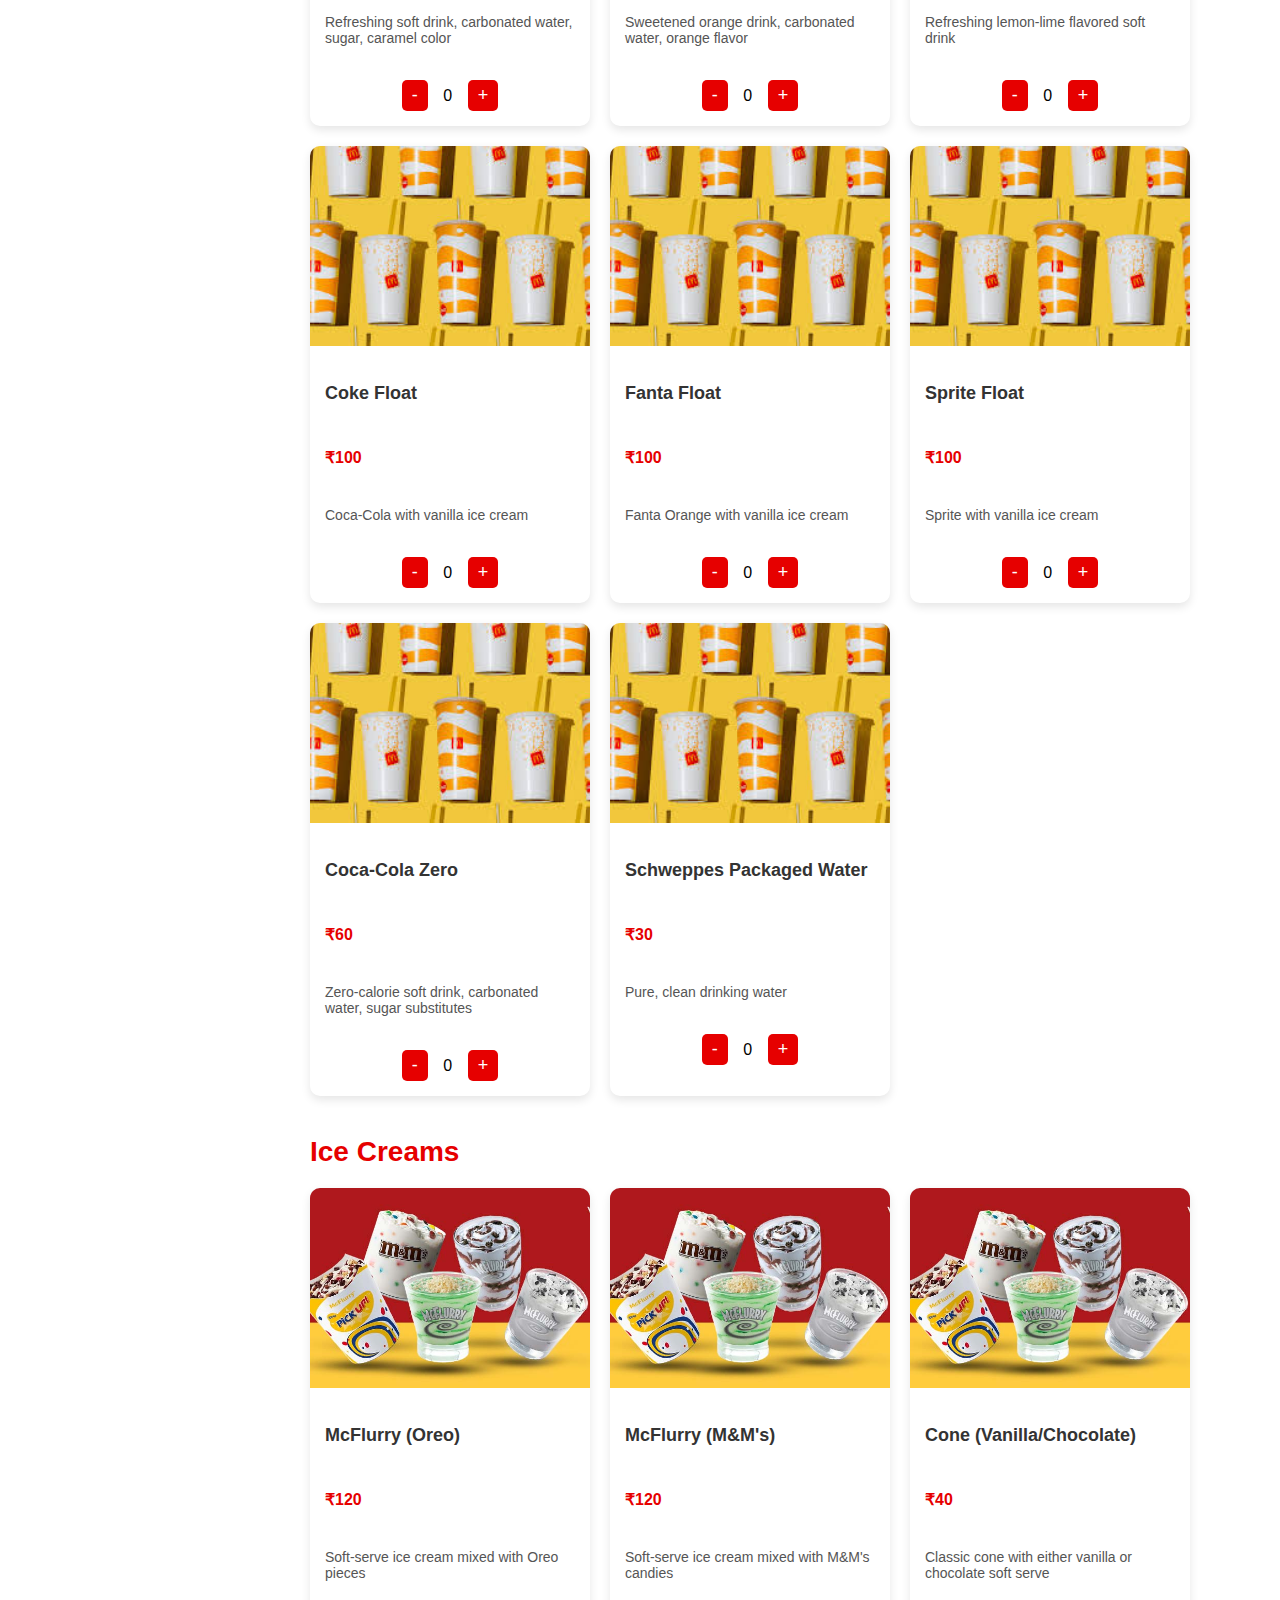
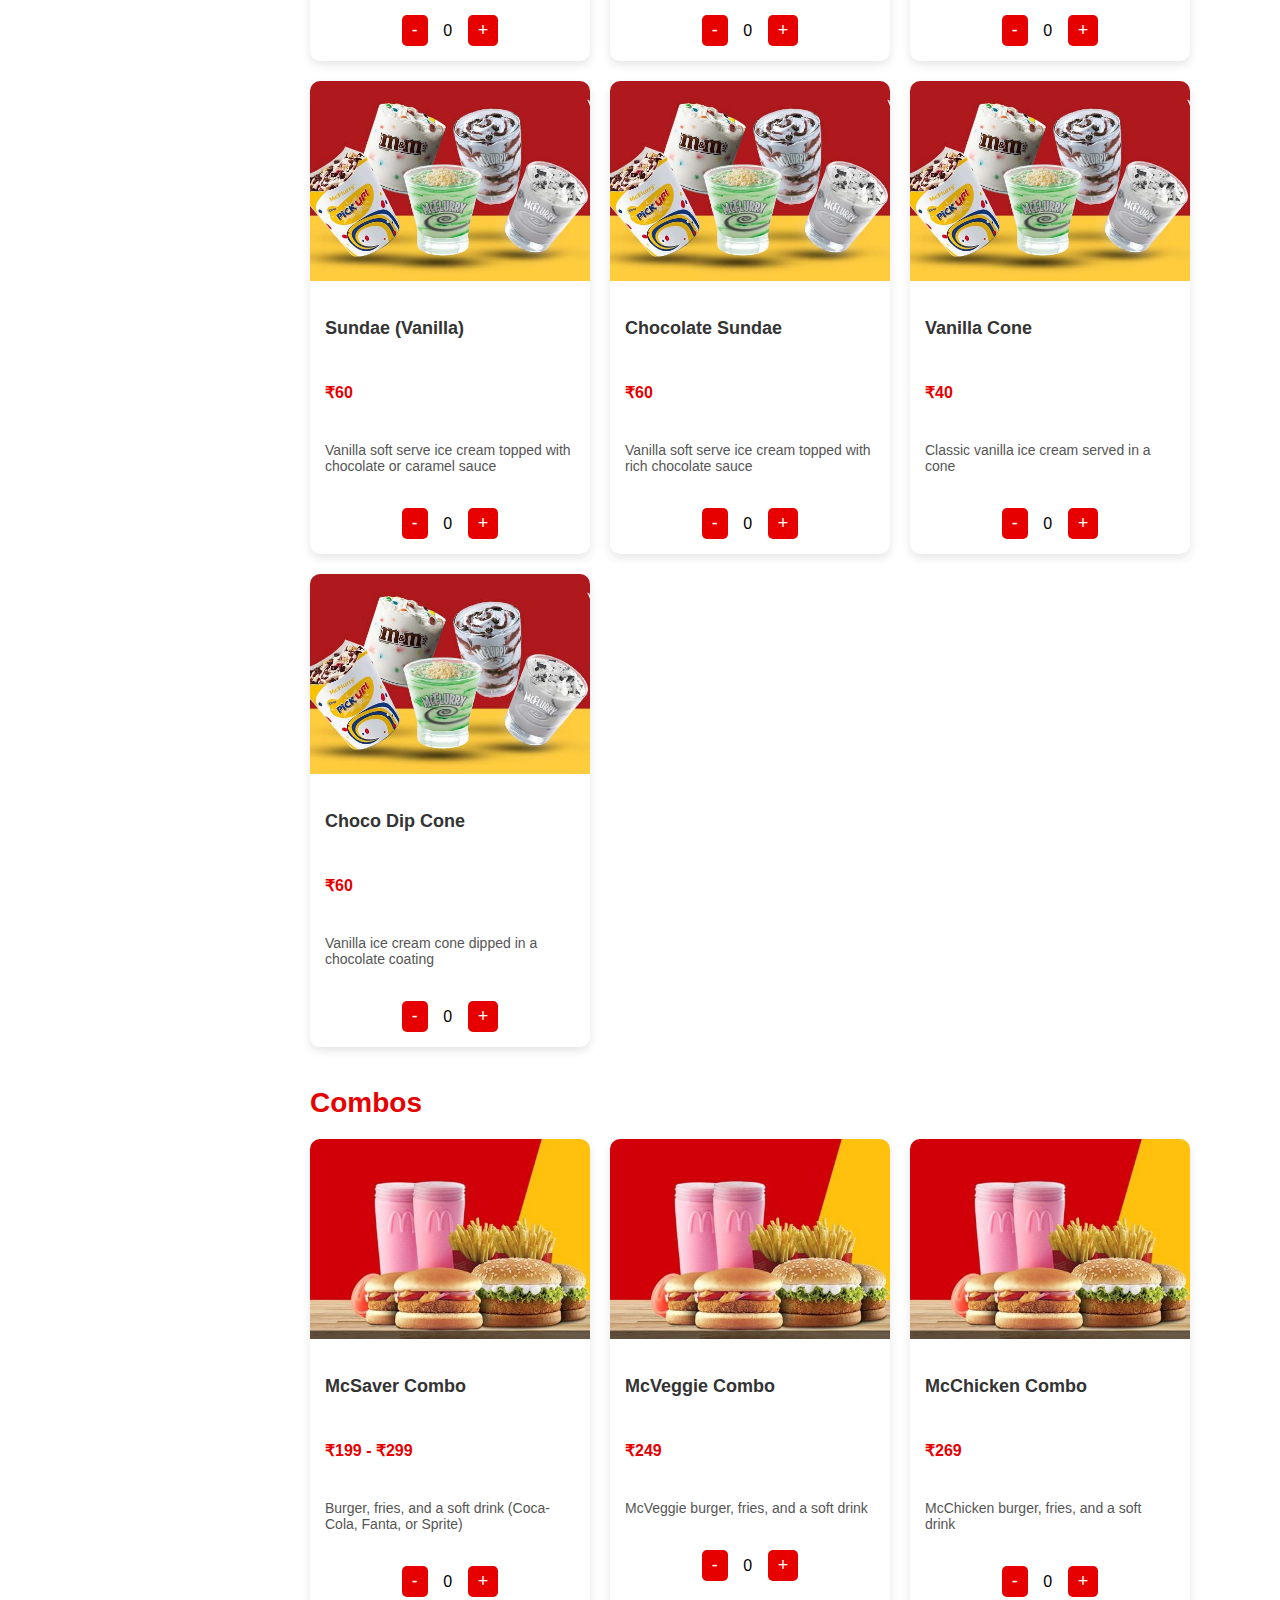
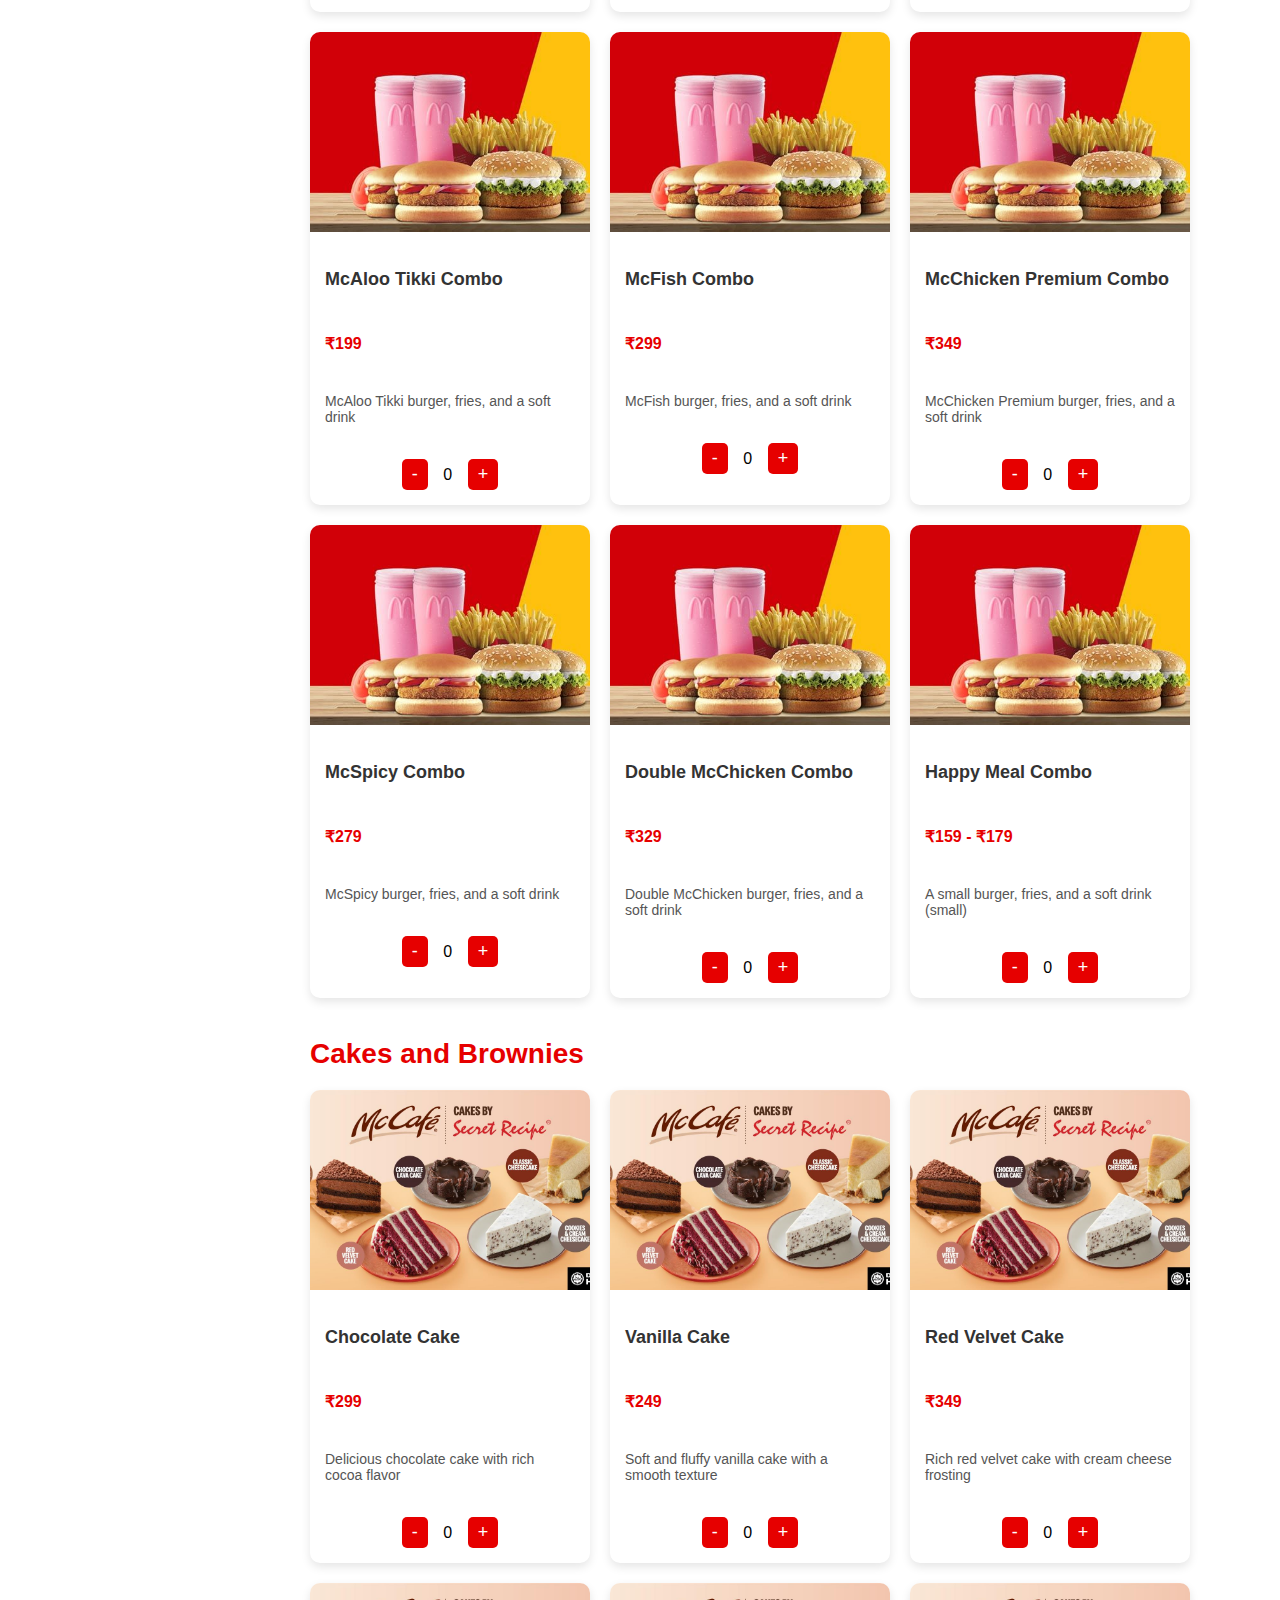
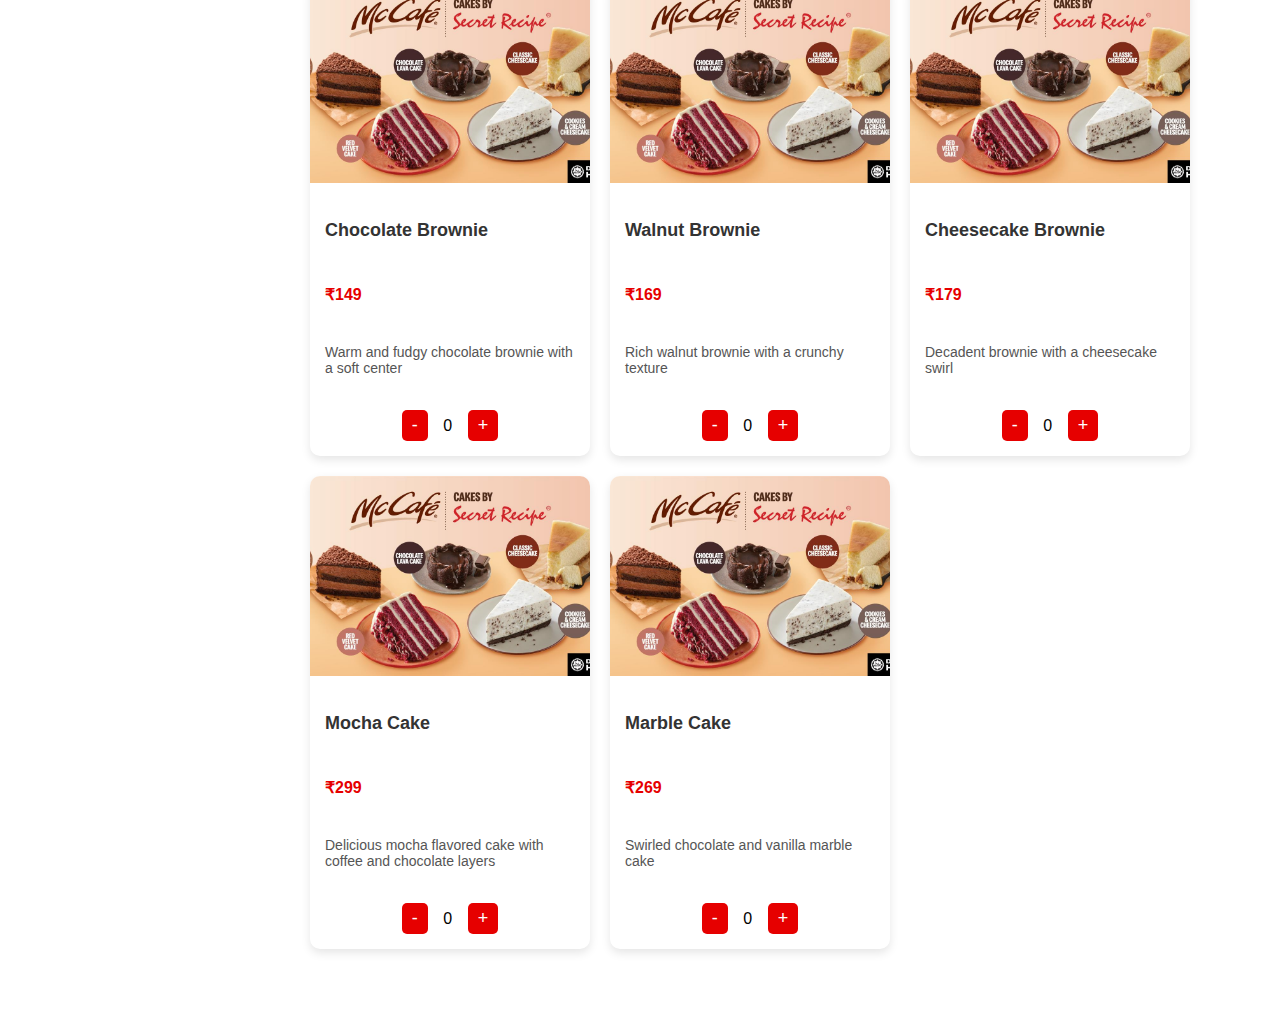
<file: Project/menu.html>
<!DOCTYPE html>
<html lang="en">
<head>
    <meta charset="UTF-8">
    <meta name="viewport" content="width=device-width, initial-scale=1.0">
    <title>McDonald's Menu</title>
    <link rel="stylesheet" href="menu.css">
</head>
<body>
    <div class="main-container">
        <header>
            <div class="logo">
                <img src="mcdonalds-logo.svg" alt="McDonald's Logo">
                <a class="cart-button" href="cart.html">Cart</a>
            </div>
        </header> 

        <div class="content">
            <div class="sidebar">
                <ul>
                    <li class="active">All</li>
                    <li ><a href="burger.html">Burger</a></li>
                    <li ><a href="drinks.html">Drinks</a></li>
                    <li ><a href="icecream.html">Ice Cream</a></li>
                    <li ><a href="combos.html">Combos</a></li>
                    <li ><a href="Cakes.html">Cakes & Brownies</a></li>
                </ul>
            </div>

            <div class="main-content">
                
                <!-- Burgers Section -->
                <div class="section">
                    <h2 class="section-title">Burgers</h2>
                    <div class="container">
                        <!-- McAloo Tikki Burger -->
                        <div class="card">
                            <img src="aloo tiki.jpg" alt="McAloo Tikki">
                            <div class="card-content">
                                <h3>McAloo Tikki</h3>
                                <p class="price">₹59</p>
                                <p>Potato patty, peas, tomatoes, onions, mayo, bun</p>
                                <div class="quantity-controls">
                                    <button class="decrease">-</button>
                                    <span class="quantity">0</span>
                                    <button class="increase">+</button>
                                </div>
                            </div>
                        </div>

                        <!-- McChicken Burger -->
                        <div class="card">
                            <img src="aloo tiki.jpg" alt="McChicken">
                            <div class="card-content">
                                <h3>McChicken</h3>
                                <p class="price">₹175</p>
                                <p>Chicken patty, lettuce, mayonnaise, sesame seed bun</p>
                                <div class="quantity-controls">
                                    <button class="decrease">-</button>
                                    <span class="quantity">0</span>
                                    <button class="increase">+</button>
                                </div>
                            </div>
                        </div>

                        <!-- McVeggie Burger -->
                        <div class="card">
                            <img src="aloo tiki.jpg" alt="McVeggie">
                            <div class="card-content">
                                <h3>McVeggie</h3>
                                <p class="price">₹135</p>
                                <p>Vegetable patty, lettuce, cheese, mayo, sesame seed bun</p>
                                <div class="quantity-controls">
                                    <button class="decrease">-</button>
                                    <span class="quantity">0</span>
                                    <button class="increase">+</button>
                                </div>
                            </div>
                        </div>

                        <!-- Chicken Maharaja Mac -->
                        <div class="card">
                            <img src="aloo tiki.jpg" alt="Chicken Maharaja Mac">
                            <div class="card-content">
                                <h3>Chicken Maharaja Mac</h3>
                                <p class="price">₹249</p>
                                <p>Grilled chicken patty, jalapenos, cheese, lettuce, bun</p>
                                <div class="quantity-controls">
                                    <button class="decrease">-</button>
                                    <span class="quantity">0</span>
                                    <button class="increase">+</button>
                                </div>
                            </div>
                        </div>

                        <!-- Veg Maharaja Mac -->
                        <div class="card">
                            <img src="aloo tiki.jpg" alt="Veg Maharaja Mac">
                            <div class="card-content">
                                <h3>Veg Maharaja Mac</h3>
                                <p class="price">₹229</p>
                                <p>Veg patty, jalapenos, cheese, lettuce, bun</p>
                                <div class="quantity-controls">
                                    <button class="decrease">-</button>
                                    <span class="quantity">0</span>
                                    <button class="increase">+</button>
                                </div>
                            </div>
                        </div>

                        <!-- Filet-O-Fish -->
                        <div class="card">
                            <img src="aloo tiki.jpg" alt="Filet-O-Fish">
                            <div class="card-content">
                                <h3>Filet-O-Fish</h3>
                                <p class="price">₹209</p>
                                <p>Fish fillet, tartar sauce, lettuce, sesame seed bun</p>
                                <div class="quantity-controls">
                                    <button class="decrease">-</button>
                                    <span class="quantity">0</span>
                                    <button class="increase">+</button>
                                </div>
                            </div>
                        </div>
                    </div>
                </div>

                <!-- Drinks Section -->
                <div class="section">
                    <h2 class="section-title">Drinks</h2>
                    <div class="container">
                        <!-- Coca-Cola (One Size) -->
                        <div class="card">
                            <img src="drink.jpg" alt="Coca-Cola">
                            <div class="card-content">
                                <h3>Coca-Cola</h3>
                                <p class="price">₹70</p>
                                <p>Refreshing soft drink, carbonated water, sugar, caramel color</p>
                                <div class="quantity-controls">
                                    <button class="decrease">-</button>
                                    <span class="quantity">0</span>
                                    <button class="increase">+</button>
                                </div>
                            </div>
                        </div>

                        <!-- Fanta Orange (One Size) -->
                        <div class="card">
                            <img src="drink.jpg" alt="Fanta Orange">
                            <div class="card-content">
                                <h3>Fanta Orange</h3>
                                <p class="price">₹70</p>
                                <p>Sweetened orange drink, carbonated water, orange flavor</p>
                                <div class="quantity-controls">
                                    <button class="decrease">-</button>
                                    <span class="quantity">0</span>
                                    <button class="increase">+</button>
                                </div>
                            </div>
                        </div>

                        <!-- Sprite (One Size) -->
                        <div class="card">
                            <img src="drink.jpg" alt="Sprite">
                            <div class="card-content">
                                <h3>Sprite</h3>
                                <p class="price">₹70</p>
                                <p>Refreshing lemon-lime flavored soft drink</p>
                                <div class="quantity-controls">
                                    <button class="decrease">-</button>
                                    <span class="quantity">0</span>
                                    <button class="increase">+</button>
                                </div>
                            </div>
                        </div>

                        <!-- Coke Float -->
                        <div class="card">
                            <img src="drink.jpg" alt="Coke Float">
                            <div class="card-content">
                                <h3>Coke Float</h3>
                                <p class="price">₹100</p>
                                <p>Coca-Cola with vanilla ice cream</p>
                                <div class="quantity-controls">
                                    <button class="decrease">-</button>
                                    <span class="quantity">0</span>
                                    <button class="increase">+</button>
                                </div>
                            </div>
                        </div>

                        <!-- Fanta Float -->
                        <div class="card">
                            <img src="drink.jpg" alt="Fanta Float">
                            <div class="card-content">
                                <h3>Fanta Float</h3>
                                <p class="price">₹100</p>
                                <p>Fanta Orange with vanilla ice cream</p>
                                <div class="quantity-controls">
                                    <button class="decrease">-</button>
                                    <span class="quantity">0</span>
                                    <button class="increase">+</button>
                                </div>
                            </div>
                        </div>

                        <!-- Sprite Float -->
                        <div class="card">
                            <img src="drink.jpg" alt="Sprite Float">
                            <div class="card-content">
                                <h3>Sprite Float</h3>
                                <p class="price">₹100</p>
                                <p>Sprite with vanilla ice cream</p>
                                <div class="quantity-controls">
                                    <button class="decrease">-</button>
                                    <span class="quantity">0</span>
                                    <button class="increase">+</button>
                                </div>
                            </div>
                        </div>

                        <!-- Coca-Cola Zero Can -->
                        <div class="card">
                            <img src="drink.jpg" alt="Coca-Cola Zero">
                            <div class="card-content">
                                <h3>Coca-Cola Zero</h3>
                                <p class="price">₹60</p>
                                <p>Zero-calorie soft drink, carbonated water, sugar substitutes</p>
                                <div class="quantity-controls">
                                    <button class="decrease">-</button>
                                    <span class="quantity">0</span>
                                    <button class="increase">+</button>
                                </div>
                            </div>
                        </div>

                        <!-- Schweppes Packaged Water -->
                        <div class="card">
                            <img src="drink.jpg" alt="Schweppes Packaged Water">
                            <div class="card-content">
                                <h3>Schweppes Packaged Water</h3>
                                <p class="price">₹30</p>
                                <p>Pure, clean drinking water</p>
                                <div class="quantity-controls">
                                    <button class="decrease">-</button>
                                    <span class="quantity">0</span>
                                    <button class="increase">+</button>
                                </div>
                            </div>
                        </div>
                    </div>
                </div>

                <!-- Ice cream Section -->
                <div class="section">
                    <h2 class="section-title">Ice Creams</h2>
                    <div class="container">
                        <!-- McFlurry Oreo -->
                        <div class="card">
                            <img src="icecream.jpg" alt="McFlurry Oreo">
                            <div class="card-content">
                                <h3>McFlurry (Oreo)</h3>
                                <p class="price">₹120</p>
                                <p>Soft-serve ice cream mixed with Oreo pieces</p>
                                <div class="quantity-controls">
                                    <button class="decrease">-</button>
                                    <span class="quantity">0</span>
                                    <button class="increase">+</button>
                                </div>
                            </div>
                        </div>
                    
                        <!-- McFlurry M&M's -->
                        <div class="card">
                            <img src="icecream.jpg" alt="McFlurry M&M's">
                            <div class="card-content">
                                <h3>McFlurry (M&M's)</h3>
                                <p class="price">₹120</p>
                                <p>Soft-serve ice cream mixed with M&M's candies</p>
                                <div class="quantity-controls">
                                    <button class="decrease">-</button>
                                    <span class="quantity">0</span>
                                    <button class="increase">+</button>
                                </div>
                            </div>
                        </div>
                    
                        <!-- Cone (Vanilla/Chocolate) -->
                        <div class="card">
                            <img src="icecream.jpg" alt="Vanilla Cone">
                            <div class="card-content">
                                <h3>Cone (Vanilla/Chocolate)</h3>
                                <p class="price">₹40</p>
                                <p>Classic cone with either vanilla or chocolate soft serve</p>
                                <div class="quantity-controls">
                                    <button class="decrease">-</button>
                                    <span class="quantity">0</span>
                                    <button class="increase">+</button>
                                </div>
                            </div>
                        </div>
                    
                        <!-- Sundae (Vanilla) -->
                        <div class="card">
                            <img src="icecream.jpg" alt="Vanilla Sundae">
                            <div class="card-content">
                                <h3>Sundae (Vanilla)</h3>
                                <p class="price">₹60</p>
                                <p>Vanilla soft serve ice cream topped with chocolate or caramel sauce</p>
                                <div class="quantity-controls">
                                    <button class="decrease">-</button>
                                    <span class="quantity">0</span>
                                    <button class="increase">+</button>
                                </div>
                            </div>
                        </div>
                    
                        <!-- Chocolate Sundae -->
                        <div class="card">
                            <img src="icecream.jpg" alt="Chocolate Sundae">
                            <div class="card-content">
                                <h3>Chocolate Sundae</h3>
                                <p class="price">₹60</p>
                                <p>Vanilla soft serve ice cream topped with rich chocolate sauce</p>
                                <div class="quantity-controls">
                                    <button class="decrease">-</button>
                                    <span class="quantity">0</span>
                                    <button class="increase">+</button>
                                </div>
                            </div>
                        </div>
                    
                        <!-- Vanilla Cone -->
                        <div class="card">
                            <img src="icecream.jpg" alt="Vanilla Cone">
                            <div class="card-content">
                                <h3>Vanilla Cone</h3>
                                <p class="price">₹40</p>
                                <p>Classic vanilla ice cream served in a cone</p>
                                <div class="quantity-controls">
                                    <button class="decrease">-</button>
                                    <span class="quantity">0</span>
                                    <button class="increase">+</button>
                                </div>
                            </div>
                        </div>
                    
                        <!-- Choco Dip Cone -->
                        <div class="card">
                            <img src="icecream.jpg" alt="Choco Dip Cone">
                            <div class="card-content">
                                <h3>Choco Dip Cone</h3>
                                <p class="price">₹60</p>
                                <p>Vanilla ice cream cone dipped in a chocolate coating</p>
                                <div class="quantity-controls">
                                    <button class="decrease">-</button>
                                    <span class="quantity">0</span>
                                    <button class="increase">+</button>
                                </div>
                            </div>
                        </div>
                    </div>                    
                </div>

                <div class="section">
                    <h2 class="section-title">Combos</h2>
                    <div class="container">
                        <!-- McSaver Combo -->
                        <div class="card">
                            <img src="combo.jpg" alt="McSaver Combo">
                            <div class="card-content">
                                <h3>McSaver Combo</h3>
                                <p class="price">₹199 - ₹299</p>
                                <p>Burger, fries, and a soft drink (Coca-Cola, Fanta, or Sprite)</p>
                                <div class="quantity-controls">
                                    <button class="decrease">-</button>
                                    <span class="quantity">0</span>
                                    <button class="increase">+</button>
                                </div>
                            </div>
                        </div>
                
                        <!-- McVeggie Combo -->
                        <div class="card">
                            <img src="combo.jpg" alt="McVeggie Combo">
                            <div class="card-content">
                                <h3>McVeggie Combo</h3>
                                <p class="price">₹249</p>
                                <p>McVeggie burger, fries, and a soft drink</p>
                                <div class="quantity-controls">
                                    <button class="decrease">-</button>
                                    <span class="quantity">0</span>
                                    <button class="increase">+</button>
                                </div>
                            </div>
                        </div>
                
                        <!-- McChicken Combo -->
                        <div class="card">
                            <img src="combo.jpg" alt="McChicken Combo">
                            <div class="card-content">
                                <h3>McChicken Combo</h3>
                                <p class="price">₹269</p>
                                <p>McChicken burger, fries, and a soft drink</p>
                                <div class="quantity-controls">
                                    <button class="decrease">-</button>
                                    <span class="quantity">0</span>
                                    <button class="increase">+</button>
                                </div>
                            </div>
                        </div>
                
                        <!-- McAloo Tikki Combo -->
                        <div class="card">
                            <img src="combo.jpg" alt="McAloo Tikki Combo">
                            <div class="card-content">
                                <h3>McAloo Tikki Combo</h3>
                                <p class="price">₹199</p>
                                <p>McAloo Tikki burger, fries, and a soft drink</p>
                                <div class="quantity-controls">
                                    <button class="decrease">-</button>
                                    <span class="quantity">0</span>
                                    <button class="increase">+</button>
                                </div>
                            </div>
                        </div>
                
                        <!-- McFish Combo -->
                        <div class="card">
                            <img src="combo.jpg" alt="McFish Combo">
                            <div class="card-content">
                                <h3>McFish Combo</h3>
                                <p class="price">₹299</p>
                                <p>McFish burger, fries, and a soft drink</p>
                                <div class="quantity-controls">
                                    <button class="decrease">-</button>
                                    <span class="quantity">0</span>
                                    <button class="increase">+</button>
                                </div>
                            </div>
                        </div>
                
                        <!-- McChicken Premium Combo -->
                        <div class="card">
                            <img src="combo.jpg" alt="McChicken Premium Combo">
                            <div class="card-content">
                                <h3>McChicken Premium Combo</h3>
                                <p class="price">₹349</p>
                                <p>McChicken Premium burger, fries, and a soft drink</p>
                                <div class="quantity-controls">
                                    <button class="decrease">-</button>
                                    <span class="quantity">0</span>
                                    <button class="increase">+</button>
                                </div>
                            </div>
                        </div>
                
                        <!-- McSpicy Combo -->
                        <div class="card">
                            <img src="combo.jpg" alt="McSpicy Combo">
                            <div class="card-content">
                                <h3>McSpicy Combo</h3>
                                <p class="price">₹279</p>
                                <p>McSpicy burger, fries, and a soft drink</p>
                                <div class="quantity-controls">
                                    <button class="decrease">-</button>
                                    <span class="quantity">0</span>
                                    <button class="increase">+</button>
                                </div>
                            </div>
                        </div>
                
                        <!-- Double McChicken Combo -->
                        <div class="card">
                            <img src="combo.jpg" alt="Double McChicken Combo">
                            <div class="card-content">
                                <h3>Double McChicken Combo</h3>
                                <p class="price">₹329</p>
                                <p>Double McChicken burger, fries, and a soft drink</p>
                                <div class="quantity-controls">
                                    <button class="decrease">-</button>
                                    <span class="quantity">0</span>
                                    <button class="increase">+</button>
                                </div>
                            </div>
                        </div>
                
                        <!-- Happy Meal Combo -->
                        <div class="card">
                            <img src="combo.jpg" alt="Happy Meal Combo">
                            <div class="card-content">
                                <h3>Happy Meal Combo</h3>
                                <p class="price">₹159 - ₹179</p>
                                <p>A small burger, fries, and a soft drink (small)</p>
                                <div class="quantity-controls">
                                    <button class="decrease">-</button>
                                    <span class="quantity">0</span>
                                    <button class="increase">+</button>
                                </div>
                            </div>
                        </div>
                    </div>
                </div>
                
                <div class="section">
                    <h2 class="section-title">Cakes and Brownies</h2>
                    <div class="container">
                        <!-- Chocolate Cake -->
                        <div class="card">
                            <img src="cakes.jpg" alt="Chocolate Cake">
                            <div class="card-content">
                                <h3>Chocolate Cake</h3>
                                <p class="price">₹299</p>
                                <p>Delicious chocolate cake with rich cocoa flavor</p>
                                <div class="quantity-controls">
                                    <button class="decrease">-</button>
                                    <span class="quantity">0</span>
                                    <button class="increase">+</button>
                                </div>
                            </div>
                        </div>
                
                        <!-- Vanilla Cake -->
                        <div class="card">
                            <img src="cakes.jpg" alt="Vanilla Cake">
                            <div class="card-content">
                                <h3>Vanilla Cake</h3>
                                <p class="price">₹249</p>
                                <p>Soft and fluffy vanilla cake with a smooth texture</p>
                                <div class="quantity-controls">
                                    <button class="decrease">-</button>
                                    <span class="quantity">0</span>
                                    <button class="increase">+</button>
                                </div>
                            </div>
                        </div>
                
                        <!-- Red Velvet Cake -->
                        <div class="card">
                            <img src="cakes.jpg" alt="Red Velvet Cake">
                            <div class="card-content">
                                <h3>Red Velvet Cake</h3>
                                <p class="price">₹349</p>
                                <p>Rich red velvet cake with cream cheese frosting</p>
                                <div class="quantity-controls">
                                    <button class="decrease">-</button>
                                    <span class="quantity">0</span>
                                    <button class="increase">+</button>
                                </div>
                            </div>
                        </div>
                
                        <!-- Chocolate Brownie -->
                        <div class="card">
                            <img src="cakes.jpg" alt="Chocolate Brownie">
                            <div class="card-content">
                                <h3>Chocolate Brownie</h3>
                                <p class="price">₹149</p>
                                <p>Warm and fudgy chocolate brownie with a soft center</p>
                                <div class="quantity-controls">
                                    <button class="decrease">-</button>
                                    <span class="quantity">0</span>
                                    <button class="increase">+</button>
                                </div>
                            </div>
                        </div>
                
                        <!-- Walnut Brownie -->
                        <div class="card">
                            <img src="cakes.jpg" alt="Walnut Brownie">
                            <div class="card-content">
                                <h3>Walnut Brownie</h3>
                                <p class="price">₹169</p>
                                <p>Rich walnut brownie with a crunchy texture</p>
                                <div class="quantity-controls">
                                    <button class="decrease">-</button>
                                    <span class="quantity">0</span>
                                    <button class="increase">+</button>
                                </div>
                            </div>
                        </div>
                
                        <!-- Cheesecake Brownie -->
                        <div class="card">
                            <img src="cakes.jpg" alt="Cheesecake Brownie">
                            <div class="card-content">
                                <h3>Cheesecake Brownie</h3>
                                <p class="price">₹179</p>
                                <p>Decadent brownie with a cheesecake swirl</p>
                                <div class="quantity-controls">
                                    <button class="decrease">-</button>
                                    <span class="quantity">0</span>
                                    <button class="increase">+</button>
                                </div>
                            </div>
                        </div>
                
                        <!-- Mocha Cake -->
                        <div class="card">
                            <img src="cakes.jpg" alt="Mocha Cake">
                            <div class="card-content">
                                <h3>Mocha Cake</h3>
                                <p class="price">₹299</p>
                                <p>Delicious mocha flavored cake with coffee and chocolate layers</p>
                                <div class="quantity-controls">
                                    <button class="decrease">-</button>
                                    <span class="quantity">0</span>
                                    <button class="increase">+</button>
                                </div>
                            </div>
                        </div>
                
                        <!-- Marble Cake -->
                        <div class="card">
                            <img src="cakes.jpg" alt="Marble Cake">
                            <div class="card-content">
                                <h3>Marble Cake</h3>
                                <p class="price">₹269</p>
                                <p>Swirled chocolate and vanilla marble cake</p>
                                <div class="quantity-controls">
                                    <button class="decrease">-</button>
                                    <span class="quantity">0</span>
                                    <button class="increase">+</button>
                                </div>
                            </div>
                        </div>
                    </div>
                </div>                
            </div>
        </div>
    </div>
    <script src="script.js"></script>
</body>
</html>
</file>
<file: Project/style.css>
body{
    background-color: white;
    margin: 0;
}

  
#logo {
    height: 90px;
    margin: 20px 50%;
    transform: translate(-50px);/*to center th logo*/
}


.dinetype{
    width: 200px;
    height: 271px;
    display: inline-block;
    background-color: wheat;
    border: 1px solid black;
    box-shadow: 2.5px 5px 10px black;
    padding: 30px;
    margin-right: 50px;
    text-align: center;
    border-radius: 10%;
    vertical-align: middle;
    
}

#takeout{
    height: 224px;
    width: 180px;
}

a{
    color: black;
    text-decoration: none;
}

.dinetype:active{
    box-shadow: none;
}

.dinetype:hover{
    box-shadow: 5px 10px 10px black;
    transition: 1s;
}

.container{
    display: flex;
    align-items: center;
    justify-content: center;
}
</file>
<file: Project/menu.css>
body {
  margin: 0;
  font-family: 'Poppins', sans-serif;
  background-color: #fff;
}

.main-container {
  display: flex;
  flex-direction: column;
  height: 100vh;
}

.logo {
  margin: 20px 0;
  margin-left: 50%;
  position: fixed;
}

.logo img {
  width: 80px;
}

.cart-button {
  margin-top: 5px;
  margin-left: 550px;
  padding: 10px 20px;
  width: 65px;
  background-color: #e60000;
  color: white;
  border: none;
  border-radius: 8px;
  font-size: 16px;
  position: fixed;
  transition: background-color 0.3s;
}

.cart-button:hover {
  background-color: #cc0000;
}

.content {
  display: flex;
  flex: 1;
}

.sidebar {
  width: 250px;
  height: 100vh;
  background-color: #f9f9f9;
  padding: 20px;
  box-shadow: 2px 0 5px rgba(0,0,0,0.1);
  position: fixed;
  margin-top: 100px;
}

a {
  color: black;
  text-decoration: none;
}

.sidebar ul {
  list-style: none;
  padding: 0;
}

.sidebar li {
  margin-bottom: 20px;
  cursor: pointer;
  font-size: 18px;
  font-weight: bold;
  transition: background-color 0.3s, color 0.3s;
  padding: 10px 15px;
  border-radius: 8px;
}

.sidebar li.active,
.sidebar li:hover {
  background-color: #ffe680;
}

.main-content {
  flex: 1;
  padding: 20px;
  margin-left: 290px;
  margin-top: 100px;
}

.section {
  width: 100%;
  margin-bottom: 40px;
}

.section-title {
  font-size: 28px;
  font-weight: bold;
  margin-bottom: 20px;
  color: #e60000;
  text-align: left;
}

.container {
  display: flex;
  flex-wrap: wrap;
  gap: 20px;
}

.card {
  width: 280px;
  background-color: white;
  border-radius: 10px;
  overflow: hidden;
  box-shadow: 0 4px 10px rgba(0, 0, 0, 0.1);
  transition: transform 0.3s;
}

.card:hover {
  transform: scale(1.05);
}

.card img {
  width: 100%;
  height: 200px;
  object-fit: cover;
}

.card-content {
  padding: 15px;
  display: flex;
  flex-direction: column;
  gap: 10px;
}

.card-content h3 {
  font-size: 18px;
  color: #333;
}

.card-content .price {
  font-size: 16px;
  font-weight: bold;
  color: #e60000;
}

.card-content p {
  font-size: 14px;
  color: #555;
}

.quantity-controls {
  display: flex;
  justify-content: center;
  align-items: center;
  gap: 10px;
  margin-top: 10px;
}

.quantity-controls button {
  background-color: #e60000;
  color: #fff;
  border: none;
  padding: 5px 10px;
  border-radius: 5px;
  font-size: 18px;
  cursor: pointer;
}

.quantity-controls button:hover {
  background-color: #cc0000;
}

.quantity {
  font-size: 16px;
  min-width: 20px;
  text-align: center;
}
</file>
<file: Project/cart.css>
* {
    margin: 0;
    padding: 0;
    box-sizing: border-box;
    font-family: Arial, sans-serif;
}

body {
    background-color: #f5f5f5;
}

.main-container {
    max-width: 1200px;
    margin: 0 auto;
    padding: 20px;
}

header {
    background-color: #fff;
    padding: 15px 0;
    margin-bottom: 30px;
    box-shadow: 0 2px 4px rgba(0,0,0,0.1);
}

.logo {
    display: flex;
    justify-content: space-between;
    align-items: center;
    padding: 0 20px;
}

.logo img {
    height: 40px;
}

.back-button {
    text-decoration: none;
    color: #da291c;
    font-weight: bold;
    padding: 8px 15px;
    border: 2px solid #da291c;
    border-radius: 5px;
    transition: all 0.3s ease;
}

.back-button:hover {
    background-color: #da291c;
    color: white;
}

.cart-container {
    background-color: white;
    border-radius: 10px;
    padding: 30px;
    box-shadow: 0 2px 4px rgba(0,0,0,0.1);
}

.cart-container h1 {
    color: #333;
    margin-bottom: 30px;
    text-align: center;
}

.empty-cart {
    text-align: center;
    color: #666;
    font-size: 1.2em;
    padding: 20px;
}

.cart-item {
    display: flex;
    justify-content: space-between;
    align-items: center;
    padding: 20px;
    border-bottom: 1px solid #eee;
}

.item-details h3 {
    color: #333;
    margin-bottom: 5px;
}

.item-details p {
    color: #666;
}

.item-quantity, .item-total {
    color: #333;
    font-weight: bold;
}

.remove-item {
    background-color: #ff4444;
    color: white;
    border: none;
    padding: 8px 15px;
    border-radius: 5px;
    cursor: pointer;
    transition: background-color 0.3s ease;
}

.remove-item:hover {
    background-color: #cc0000;
}

.cart-summary {
    margin-top: 30px;
    padding-top: 20px;
    border-top: 2px solid #eee;
    display: flex;
    justify-content: space-between;
    align-items: center;
}

.total {
    font-size: 1.2em;
    font-weight: bold;
    color: #333;
}

.total span:first-child {
    margin-right: 10px;
}

.checkout-button {
    background-color: #da291c;
    color: white;
    border: none;
    padding: 12px 30px;
    border-radius: 5px;
    font-size: 1.1em;
    cursor: pointer;
    transition: background-color 0.3s ease;
}

.checkout-button:hover {
    background-color: #b22222;
}
</file>
